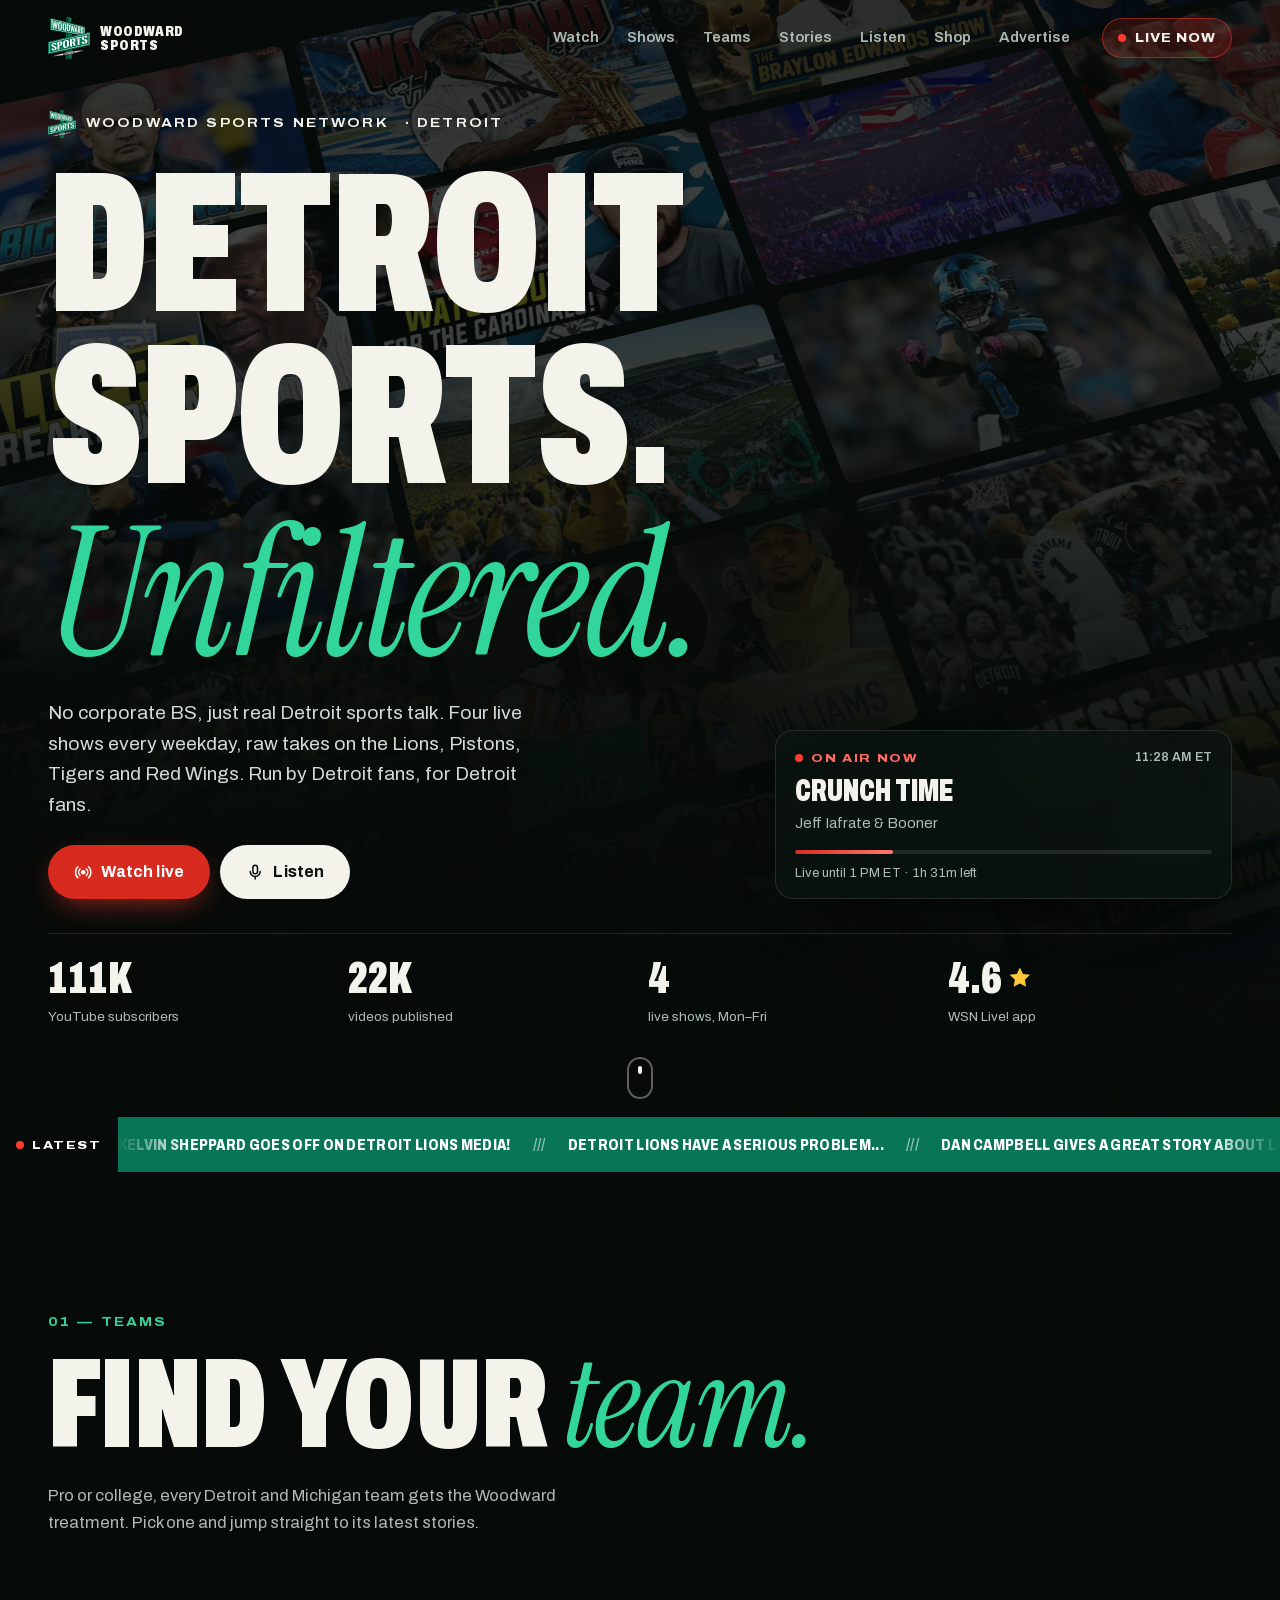
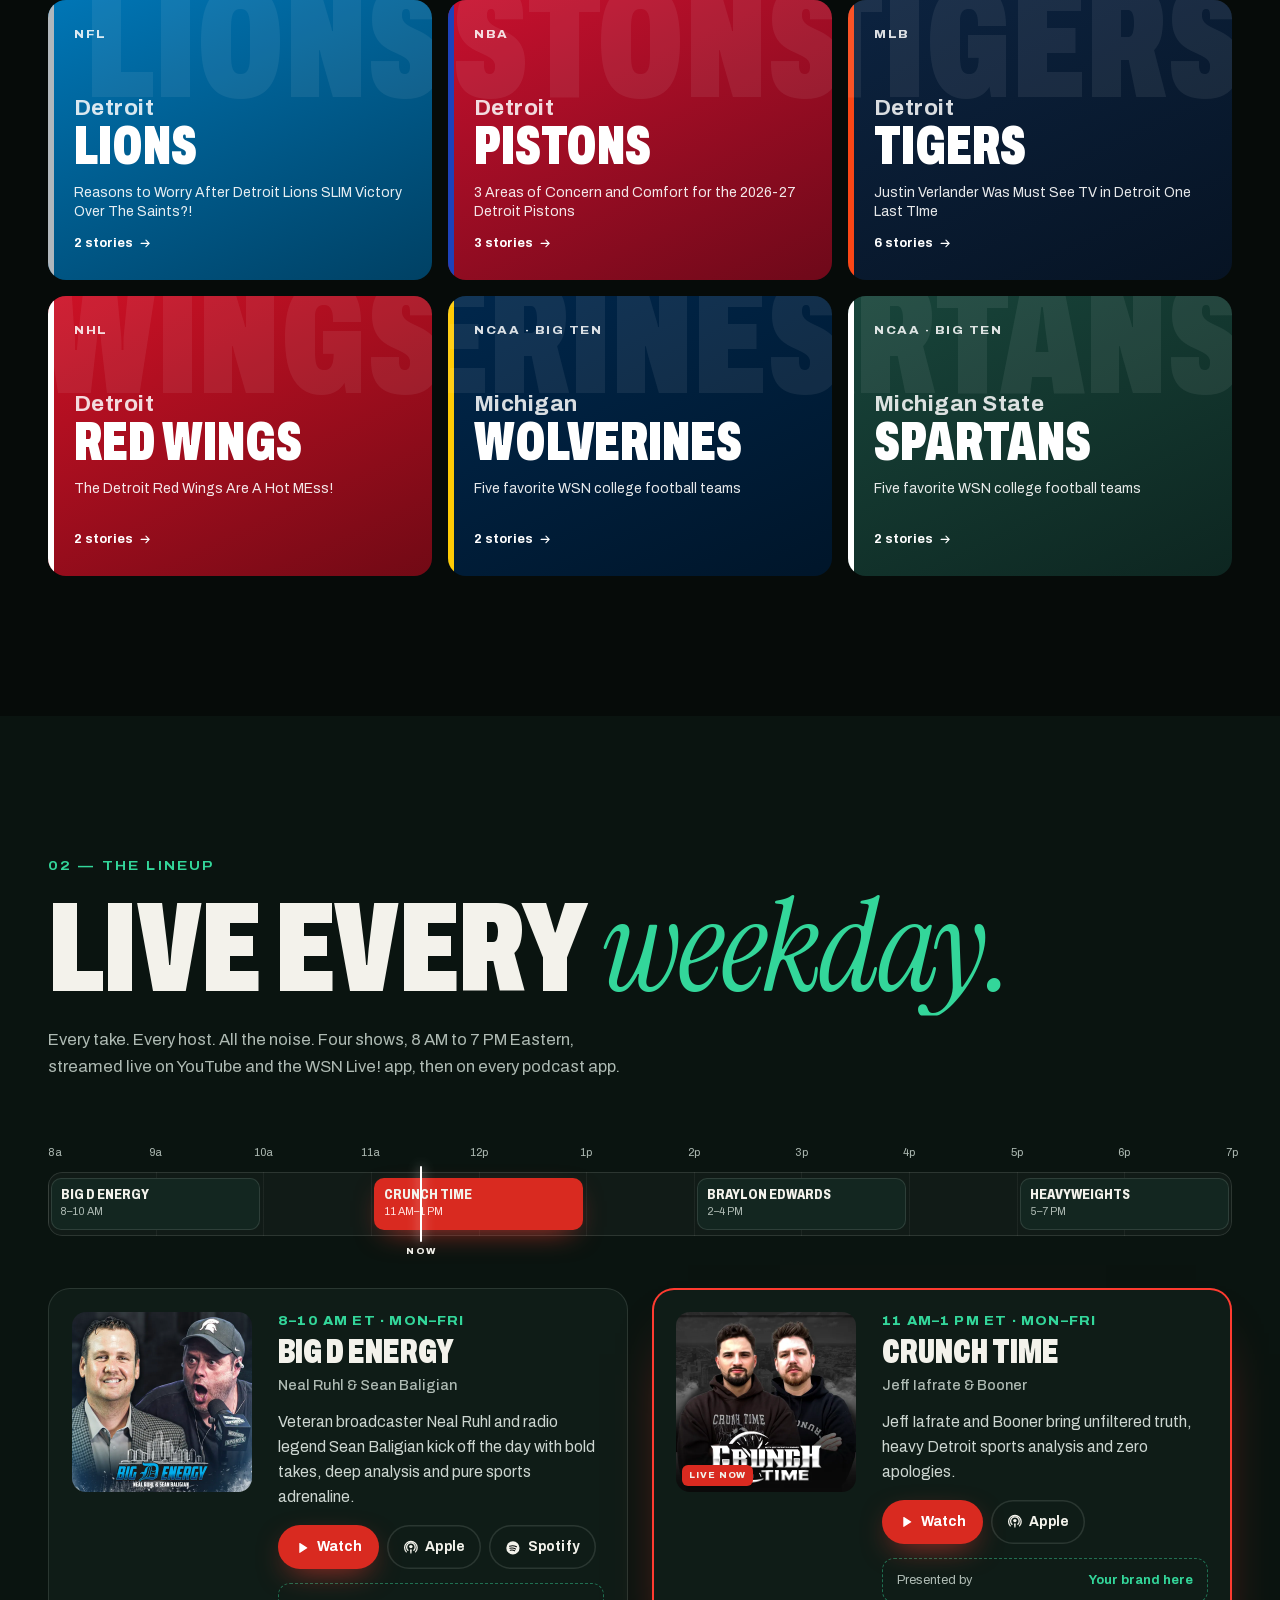
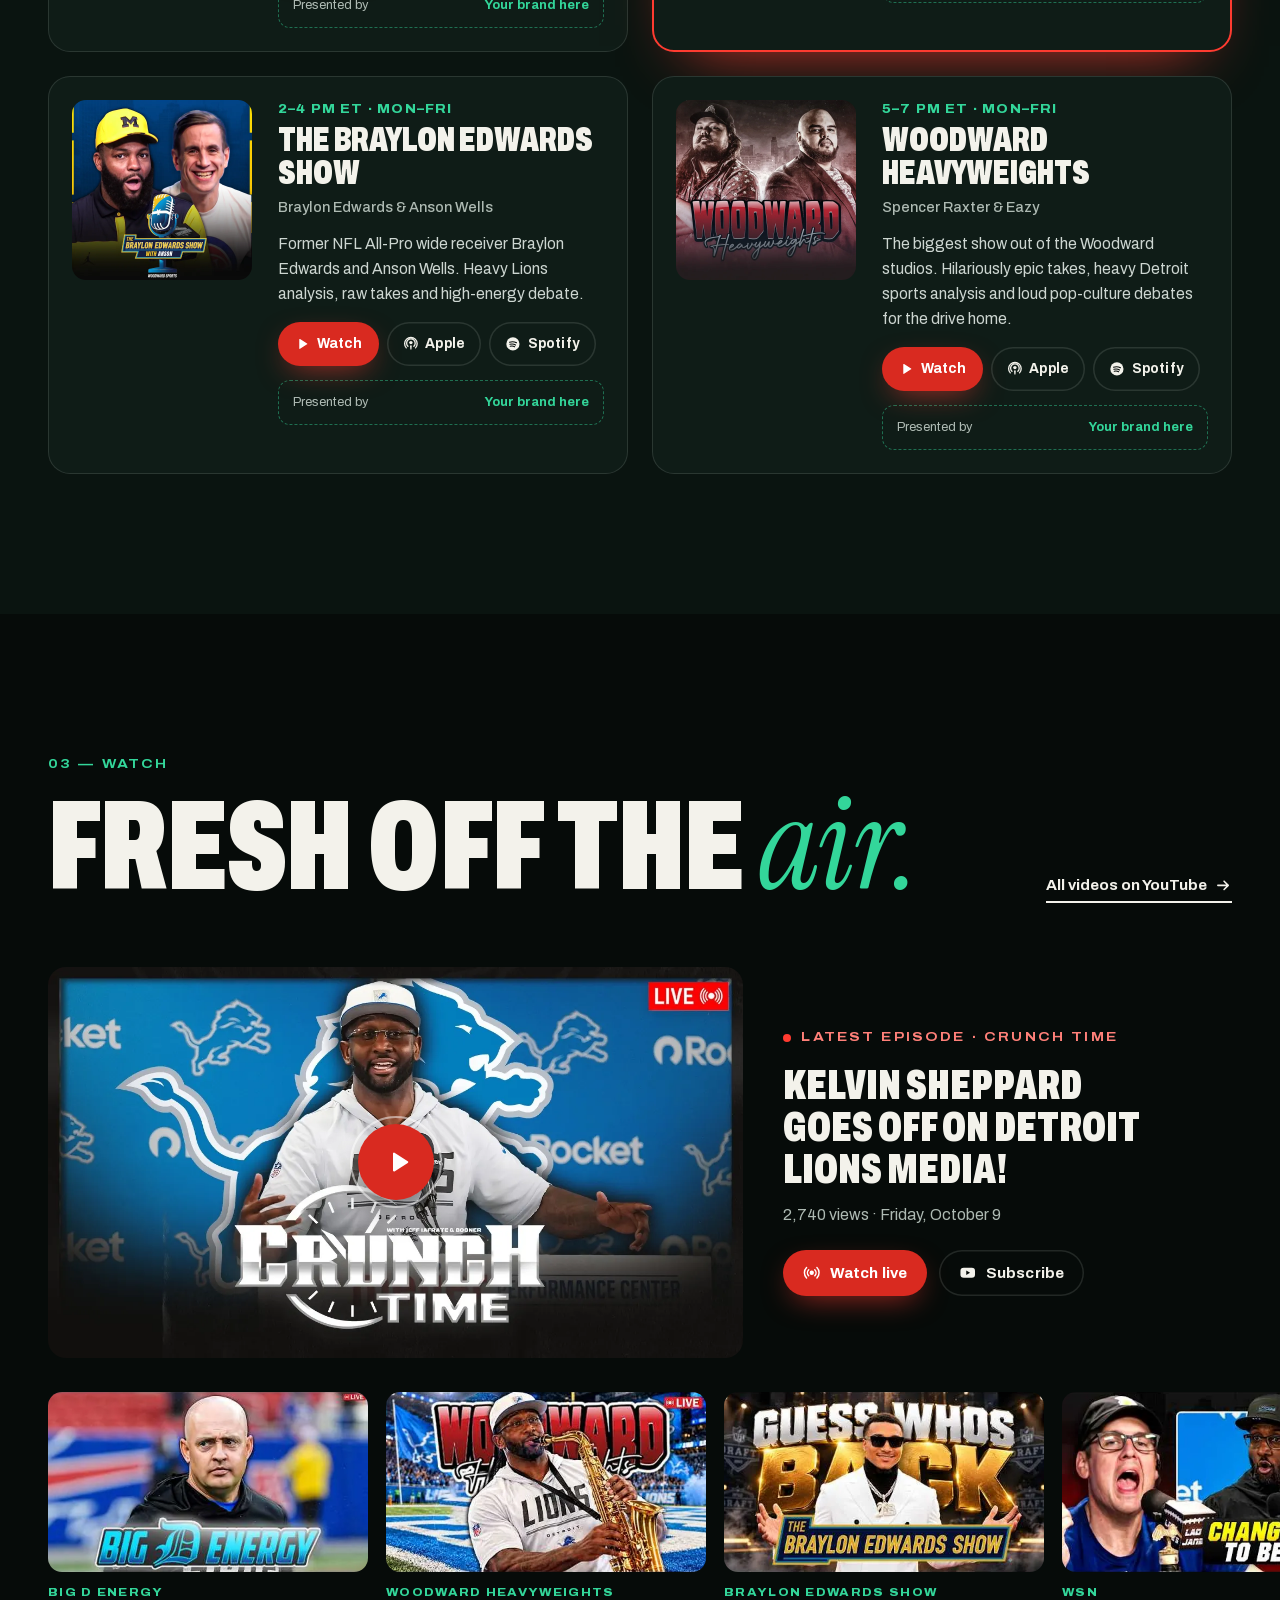
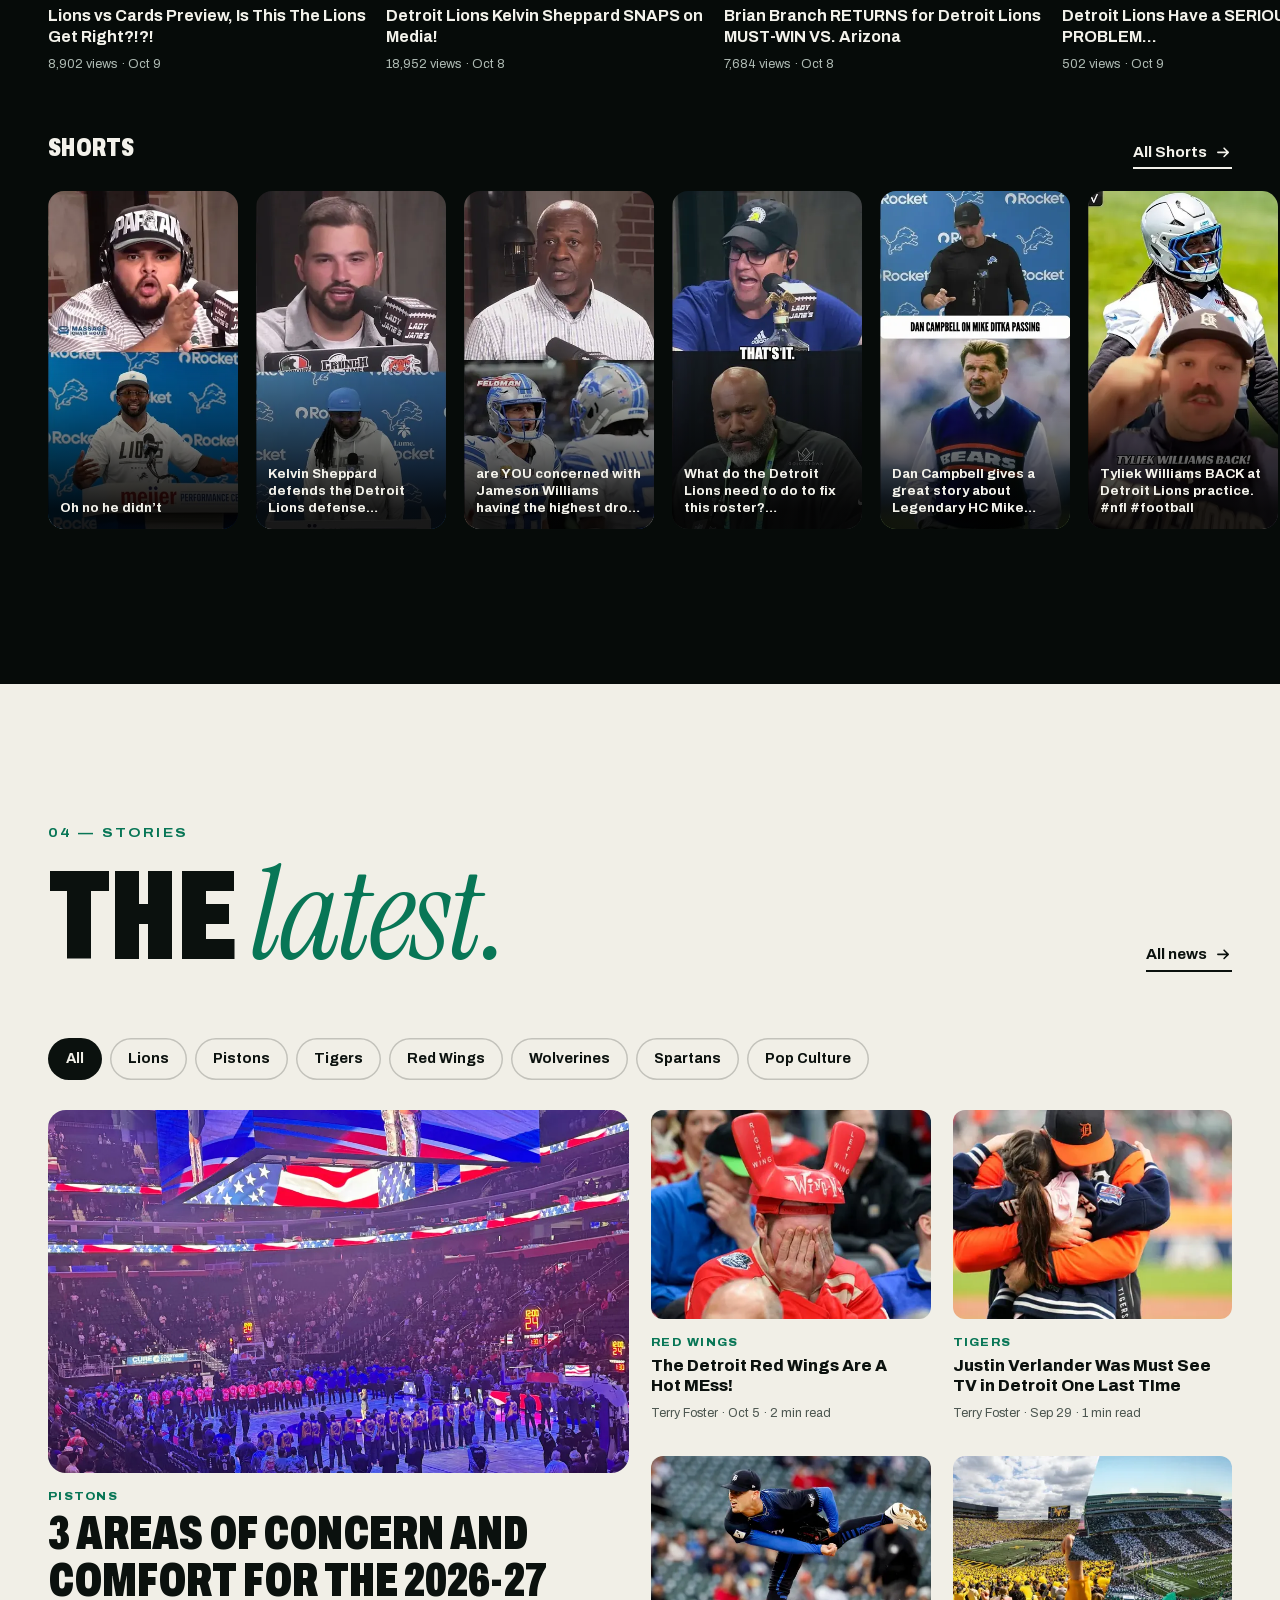
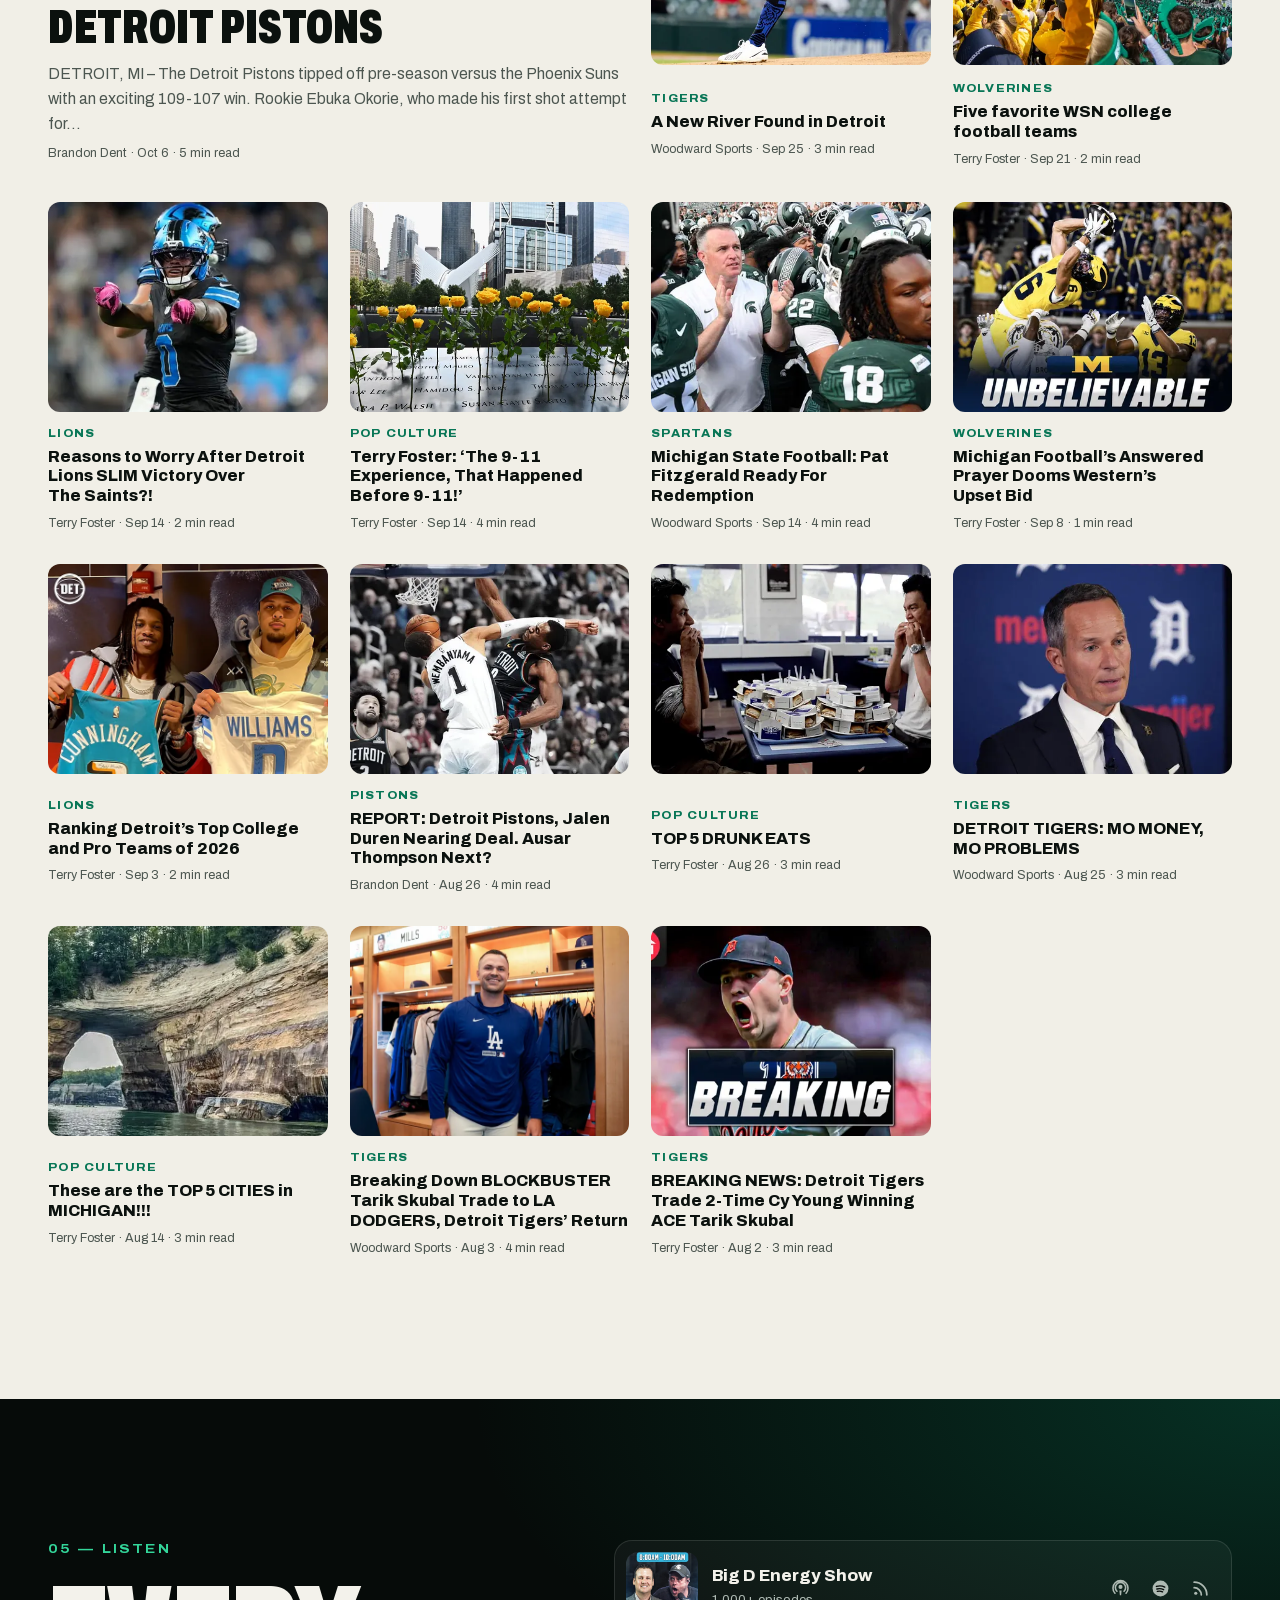
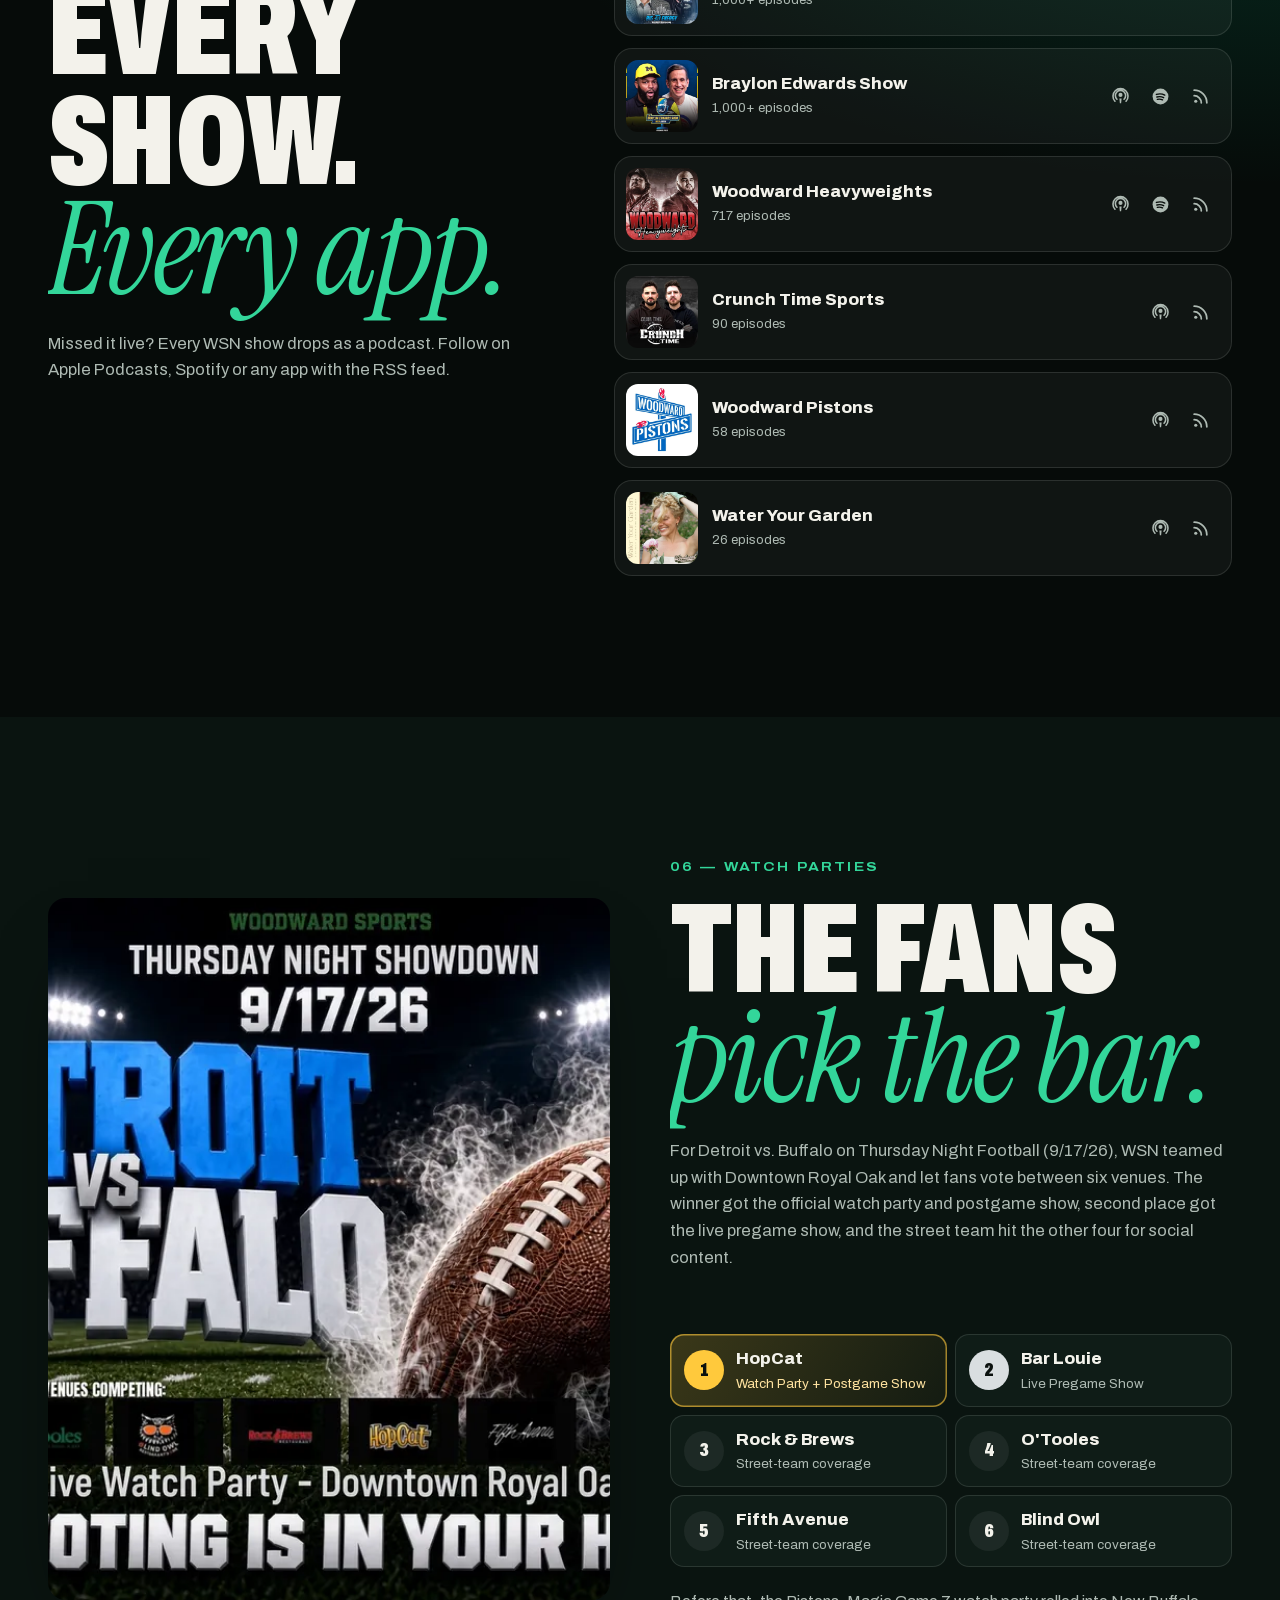
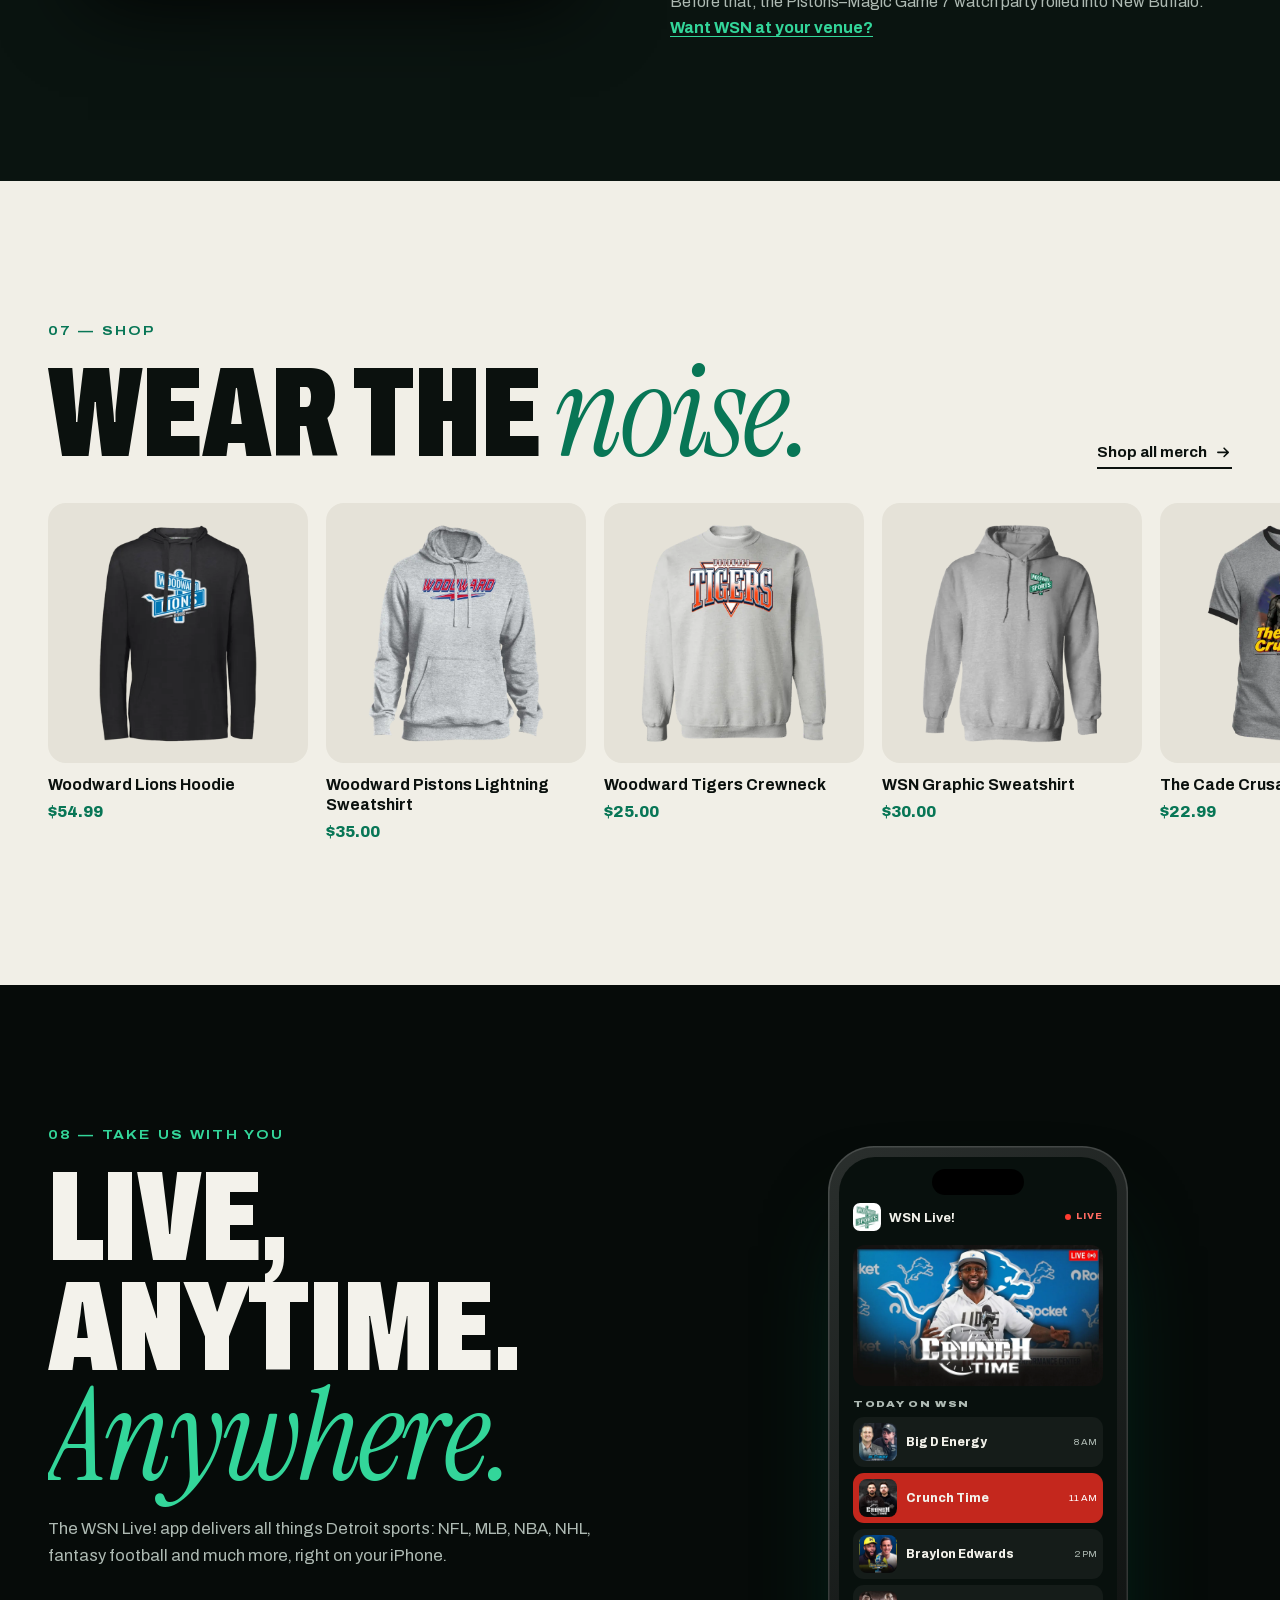
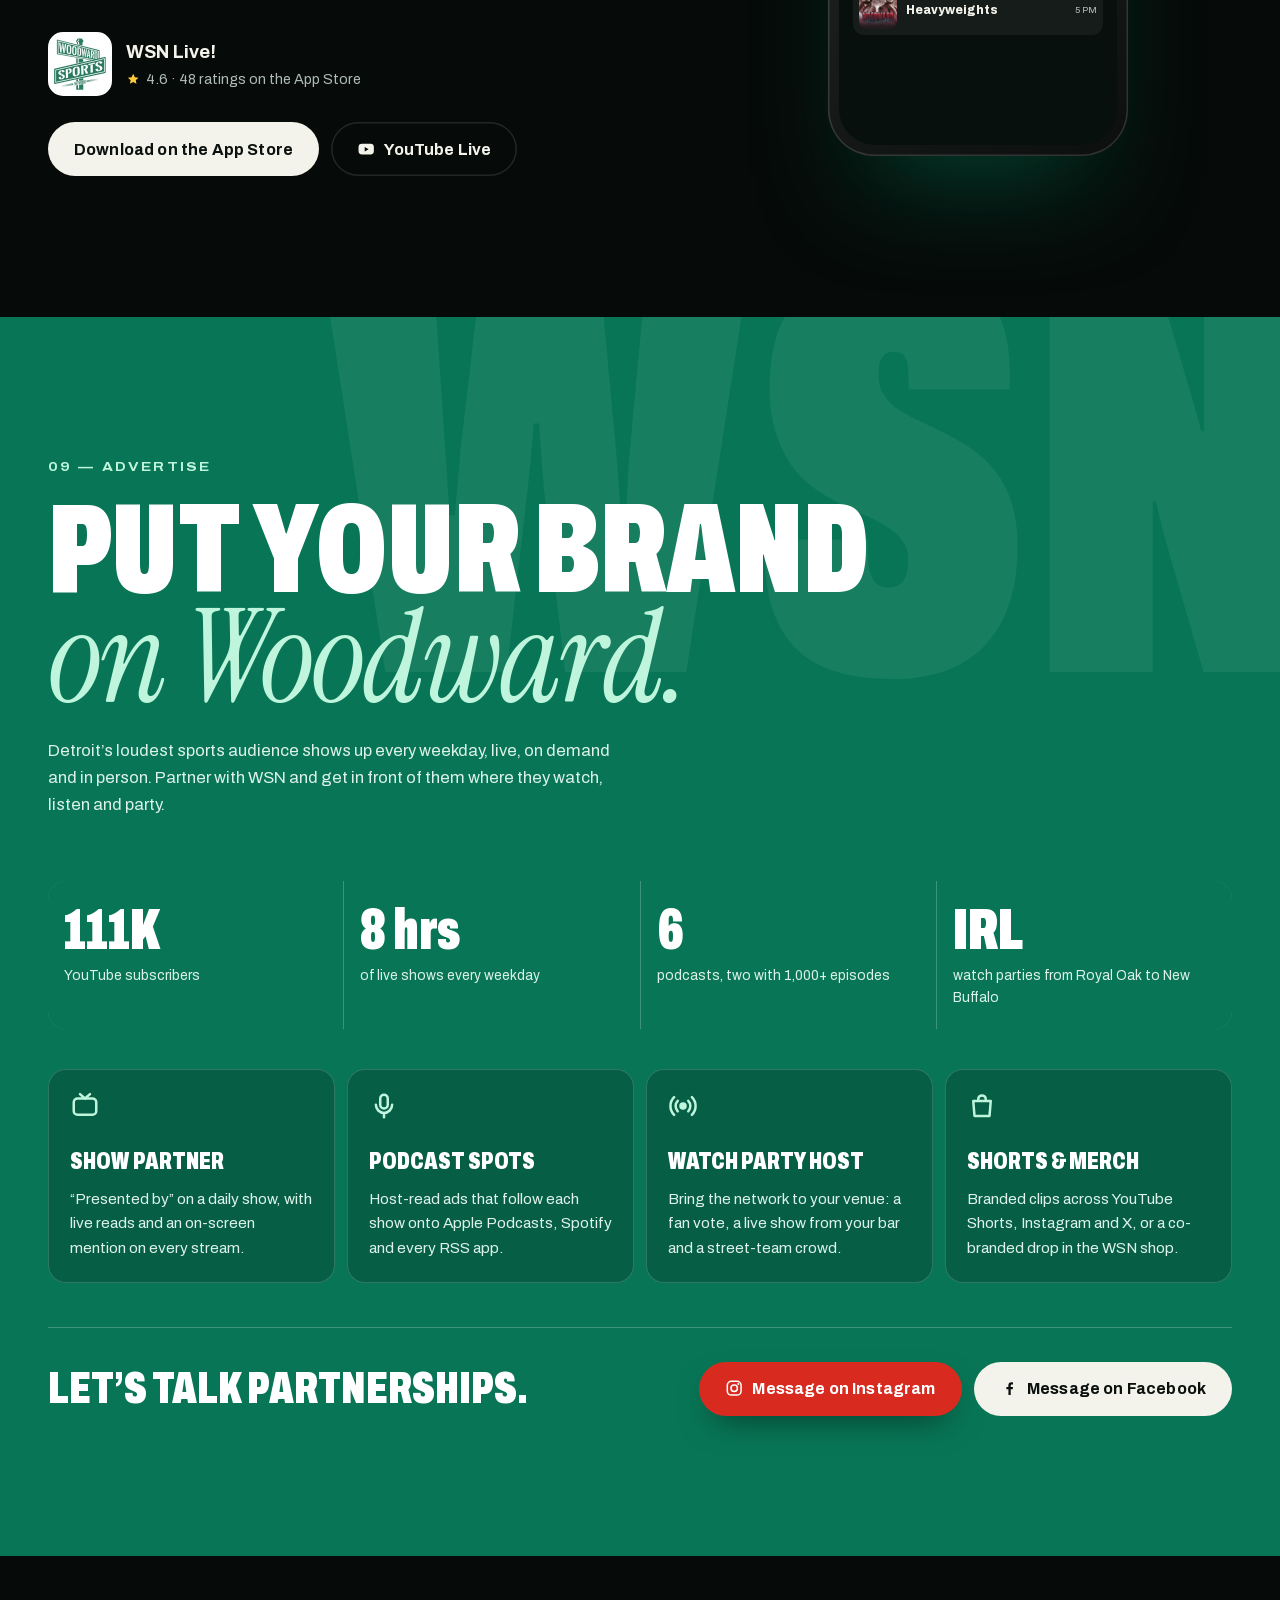
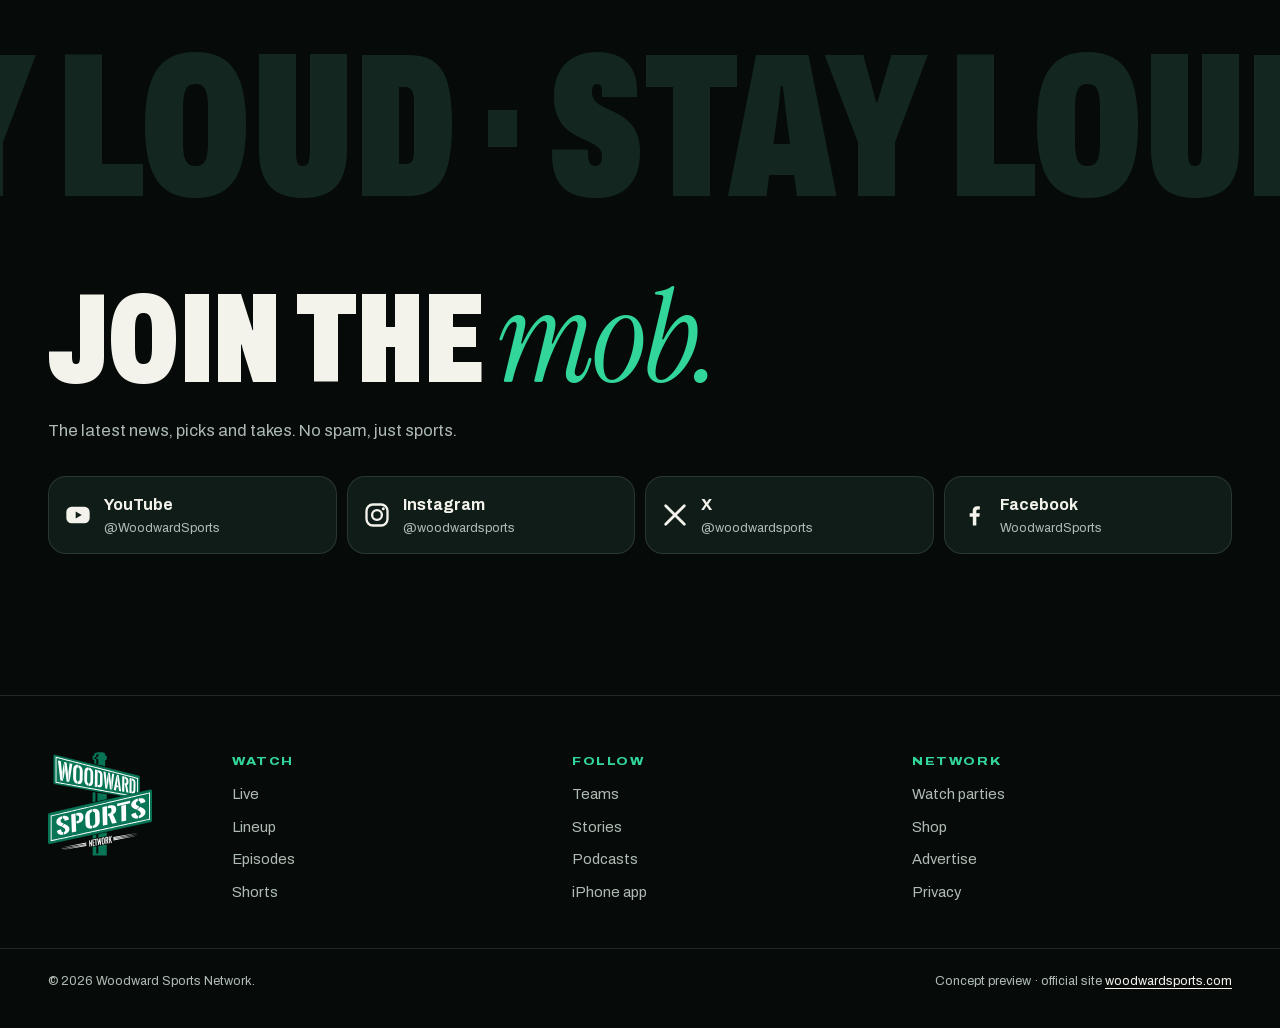
<file: index.html>
<!doctype html>
<html lang="en" class="no-js">
<head>
<meta charset="utf-8">
<meta name="viewport" content="width=device-width, initial-scale=1, viewport-fit=cover">
<title>Woodward Sports Network — Detroit Sports. Unfiltered.</title>
<meta name="description" content="No corporate BS, just real Detroit sports talk. Four live shows every weekday, raw coverage of the Lions, Pistons, Tigers and Red Wings, podcasts, watch parties and merch. Run by Detroit fans, for Detroit fans.">
<meta name="robots" content="noindex, follow">
<meta name="theme-color" content="#060B09">
<link rel="canonical" href="https://kristijan-eth.github.io/website-Joey-woodwardsports/">
<meta property="og:type" content="website">
<meta property="og:site_name" content="Woodward Sports Network">
<meta property="og:title" content="Woodward Sports Network — Detroit Sports. Unfiltered.">
<meta property="og:description" content="Four live shows every weekday, unfiltered Lions, Pistons, Tigers and Red Wings talk, podcasts, watch parties and merch.">
<meta property="og:url" content="https://kristijan-eth.github.io/website-Joey-woodwardsports/">
<meta property="og:image" content="https://kristijan-eth.github.io/website-Joey-woodwardsports/img/og-image.jpg">
<meta property="og:image:width" content="1200">
<meta property="og:image:height" content="630">
<meta name="twitter:card" content="summary_large_image">
<meta name="twitter:site" content="@woodwardsports">
<link rel="icon" href="img/favicon.svg" type="image/svg+xml">
<link rel="icon" href="img/favicon-32.png" sizes="32x32" type="image/png">
<link rel="apple-touch-icon" href="img/apple-touch-icon.png">
<link rel="preload" href="fonts/archivo-var.woff2" as="font" type="font/woff2" crossorigin>
<link rel="stylesheet" href="css/style.css?v=202610091926">
<script>document.documentElement.className='js'+(matchMedia('(prefers-reduced-motion: reduce)').matches?' rm':'');</script>
</head>
<body>
<svg width="0" height="0" style="position:absolute" aria-hidden="true">
  <symbol id="i-arrow" viewBox="0 0 24 24"><path d="M4 12h15M13 6l6 6-6 6" fill="none" stroke="currentColor" stroke-width="2.2" stroke-linecap="round" stroke-linejoin="round"/></symbol>
  <symbol id="i-play" viewBox="0 0 24 24"><path d="M8 5.2v13.6a.8.8 0 0 0 1.2.7l10.6-6.8a.8.8 0 0 0 0-1.4L9.2 4.5A.8.8 0 0 0 8 5.2z" fill="currentColor"/></symbol>
  <symbol id="i-live" viewBox="0 0 24 24"><circle cx="12" cy="12" r="3" fill="currentColor"/><path d="M7.8 7.8a6 6 0 0 0 0 8.4M16.2 7.8a6 6 0 0 1 0 8.4M4.9 4.9a10 10 0 0 0 0 14.2M19.1 4.9a10 10 0 0 1 0 14.2" fill="none" stroke="currentColor" stroke-width="2" stroke-linecap="round"/></symbol>
  <symbol id="i-apple" viewBox="0 0 24 24"><circle cx="12" cy="10" r="2.6" fill="currentColor"/><path d="M10.6 14.5h2.8l-.6 6h-1.6z" fill="currentColor"/><path d="M7.5 15.5a6.5 6.5 0 1 1 9 0M5 18a9.5 9.5 0 1 1 14 0" fill="none" stroke="currentColor" stroke-width="2" stroke-linecap="round"/></symbol>
  <symbol id="i-spotify" viewBox="0 0 24 24"><circle cx="12" cy="12" r="10" fill="currentColor"/><path d="M6.8 9.4c3.6-1.1 7.6-.8 10.6.9M7.4 12.6c3-.8 6.1-.5 8.6.9M8 15.6c2.4-.6 4.6-.4 6.6.7" fill="none" stroke="var(--sp-cut,#060B09)" stroke-width="1.7" stroke-linecap="round"/></symbol>
  <symbol id="i-rss" viewBox="0 0 24 24"><circle cx="6" cy="18" r="2" fill="currentColor"/><path d="M4 11a9 9 0 0 1 9 9M4 4a16 16 0 0 1 16 16" fill="none" stroke="currentColor" stroke-width="2.2" stroke-linecap="round"/></symbol>
  <symbol id="i-youtube" viewBox="0 0 24 24"><rect x="2" y="5" width="20" height="14" rx="4.5" fill="currentColor"/><path d="M10 9v6l5.2-3z" fill="var(--sp-cut,#060B09)"/></symbol>
  <symbol id="i-instagram" viewBox="0 0 24 24"><rect x="3" y="3" width="18" height="18" rx="5.5" fill="none" stroke="currentColor" stroke-width="2"/><circle cx="12" cy="12" r="4.2" fill="none" stroke="currentColor" stroke-width="2"/><circle cx="17.4" cy="6.6" r="1.3" fill="currentColor"/></symbol>
  <symbol id="i-x" viewBox="0 0 24 24"><path d="M4 4l16 16M20 4L4 20" fill="none" stroke="currentColor" stroke-width="2.4" stroke-linecap="round"/></symbol>
  <symbol id="i-facebook" viewBox="0 0 24 24"><path d="M14 21v-7.5h2.6l.4-3H14V8.7c0-.9.3-1.5 1.6-1.5H17V4.5c-.3 0-1.2-.1-2.3-.1-2.3 0-3.8 1.4-3.8 3.9v2.2H8.3v3H11V21z" fill="currentColor"/></symbol>
  <symbol id="i-bag" viewBox="0 0 24 24"><path d="M5 8h14l-1 12H6zM9 8V6.5a3 3 0 0 1 6 0V8" fill="none" stroke="currentColor" stroke-width="2" stroke-linejoin="round"/></symbol>
  <symbol id="i-grid" viewBox="0 0 24 24"><path d="M4 4h7v7H4zM13 4h7v7h-7zM4 13h7v7H4zM13 13h7v7h-7z" fill="none" stroke="currentColor" stroke-width="2" stroke-linejoin="round"/></symbol>
  <symbol id="i-news" viewBox="0 0 24 24"><path d="M4 5h13v14H6a2 2 0 0 1-2-2zM17 9h3v8a2 2 0 0 1-2 2M7.5 9h6M7.5 12.5h6M7.5 16h4" fill="none" stroke="currentColor" stroke-width="2" stroke-linecap="round" stroke-linejoin="round"/></symbol>
  <symbol id="i-mic" viewBox="0 0 24 24"><rect x="9" y="3" width="6" height="11" rx="3" fill="none" stroke="currentColor" stroke-width="2"/><path d="M5.5 11a6.5 6.5 0 0 0 13 0M12 17.5V21" fill="none" stroke="currentColor" stroke-width="2" stroke-linecap="round"/></symbol>
  <symbol id="i-tv" viewBox="0 0 24 24"><rect x="3" y="6" width="18" height="13" rx="3" fill="none" stroke="currentColor" stroke-width="2"/><path d="M8 2.5l4 3.5 4-3.5" fill="none" stroke="currentColor" stroke-width="2" stroke-linecap="round" stroke-linejoin="round"/></symbol>
  <symbol id="i-star" viewBox="0 0 24 24"><path d="M12 3l2.7 5.6 6.1.8-4.5 4.2 1.1 6.1L12 16.8l-5.4 2.9 1.1-6.1-4.5-4.2 6.1-.8z" fill="currentColor"/></symbol>
</svg>

<a class="skip" href="#main">Skip to content</a>

<header class="hdr" data-hdr>
  <div class="hdr__in">
    <a class="hdr__logo" href="#top" aria-label="Woodward Sports Network, home"><img src="img/logo.svg" alt="" width="44" height="44"><span>Woodward<br>Sports</span></a>
    <nav class="hdr__nav" aria-label="Main">
      <a href="#watch">Watch</a><a href="#shows">Shows</a><a href="#teams">Teams</a><a href="#stories">Stories</a><a href="#listen">Listen</a><a href="#shop">Shop</a><a href="#advertise">Advertise</a>
    </nav>
    <a class="pill" href="https://www.youtube.com/@WoodwardSports/live" target="_blank" rel="noopener" data-pill><span class="dot"></span><span data-pill-text>Watch live</span></a>
    <button class="burger" type="button" aria-label="Open menu" aria-expanded="false" aria-controls="menu" data-burger><span></span><span></span></button>
  </div>
</header>

<div class="menu" id="menu" hidden data-menu>
  <nav aria-label="Menu">
    <a href="#watch" style="--i:0">Watch</a><a href="#shows" style="--i:1">Shows</a><a href="#teams" style="--i:2">Teams</a><a href="#stories" style="--i:3">Stories</a><a href="#listen" style="--i:4">Listen</a><a href="#parties" style="--i:5">Watch parties</a><a href="#shop" style="--i:6">Shop</a><a href="#advertise" style="--i:7">Advertise</a>
  </nav>
  <div class="menu__foot">
    <a href="https://www.youtube.com/@WoodwardSports" target="_blank" rel="noopener" aria-label="YouTube"><svg class="i"><use href="#i-youtube"/></svg></a>
    <a href="https://www.instagram.com/woodwardsports/" target="_blank" rel="noopener" aria-label="Instagram"><svg class="i"><use href="#i-instagram"/></svg></a>
    <a href="https://x.com/woodwardsports" target="_blank" rel="noopener" aria-label="X"><svg class="i"><use href="#i-x"/></svg></a>
    <a href="https://www.facebook.com/WoodwardSports/" target="_blank" rel="noopener" aria-label="Facebook"><svg class="i"><use href="#i-facebook"/></svg></a>
  </div>
</div>

<main id="main">

<section class="hero" id="top">
  <div class="wall" aria-hidden="true"><div class="wall__plane"><div class="wall__col" style="--d:0"><div class="wall__track"><img src="img/yt/BtnDefhcbOQ-max.webp" alt="" loading="eager" decoding="async"><img src="img/yt/0TUOW20D9oo-max.webp" alt="" loading="eager" decoding="async"><img src="img/news/21284-600.webp" alt="" loading="lazy" decoding="async"><img src="img/news/21245-600.webp" alt="" loading="lazy" decoding="async"><img src="img/yt/BtnDefhcbOQ-max.webp" alt="" loading="eager" decoding="async"><img src="img/yt/0TUOW20D9oo-max.webp" alt="" loading="eager" decoding="async"><img src="img/news/21284-600.webp" alt="" loading="lazy" decoding="async"><img src="img/news/21245-600.webp" alt="" loading="lazy" decoding="async"></div></div><div class="wall__col" style="--d:1"><div class="wall__track"><img src="img/yt/znBHJ4ieyzg-max.webp" alt="" loading="eager" decoding="async"><img src="img/yt/hW68ZwaHSIQ-max.webp" alt="" loading="eager" decoding="async"><img src="img/news/21281-600.webp" alt="" loading="lazy" decoding="async"><img src="img/news/21119-600.webp" alt="" loading="lazy" decoding="async"><img src="img/yt/znBHJ4ieyzg-max.webp" alt="" loading="eager" decoding="async"><img src="img/yt/hW68ZwaHSIQ-max.webp" alt="" loading="eager" decoding="async"><img src="img/news/21281-600.webp" alt="" loading="lazy" decoding="async"><img src="img/news/21119-600.webp" alt="" loading="lazy" decoding="async"></div></div><div class="wall__col" style="--d:2"><div class="wall__track"><img src="img/yt/WzYvMH3wSH0-max.webp" alt="" loading="eager" decoding="async"><img src="img/yt/yD7ewkVkiFQ-max.webp" alt="" loading="eager" decoding="async"><img src="img/news/21278-600.webp" alt="" loading="lazy" decoding="async"><img src="img/news/21114-600.webp" alt="" loading="lazy" decoding="async"><img src="img/yt/WzYvMH3wSH0-max.webp" alt="" loading="eager" decoding="async"><img src="img/yt/yD7ewkVkiFQ-max.webp" alt="" loading="eager" decoding="async"><img src="img/news/21278-600.webp" alt="" loading="lazy" decoding="async"><img src="img/news/21114-600.webp" alt="" loading="lazy" decoding="async"></div></div><div class="wall__col" style="--d:3"><div class="wall__track"><img src="img/yt/8VO1arwMX4w-max.webp" alt="" loading="lazy" decoding="async"><img src="img/news/21295-600.webp" alt="" loading="lazy" decoding="async"><img src="img/news/21251-600.webp" alt="" loading="lazy" decoding="async"><img src="img/news/21106-600.webp" alt="" loading="lazy" decoding="async"><img src="img/yt/8VO1arwMX4w-max.webp" alt="" loading="lazy" decoding="async"><img src="img/news/21295-600.webp" alt="" loading="lazy" decoding="async"><img src="img/news/21251-600.webp" alt="" loading="lazy" decoding="async"><img src="img/news/21106-600.webp" alt="" loading="lazy" decoding="async"></div></div><div class="wall__col" style="--d:4"><div class="wall__track"><img src="img/yt/bJGK6iqYREM-max.webp" alt="" loading="lazy" decoding="async"><img src="img/news/21291-600.webp" alt="" loading="lazy" decoding="async"><img src="img/news/21248-600.webp" alt="" loading="lazy" decoding="async"><img src="img/news/21103-600.webp" alt="" loading="lazy" decoding="async"><img src="img/yt/bJGK6iqYREM-max.webp" alt="" loading="lazy" decoding="async"><img src="img/news/21291-600.webp" alt="" loading="lazy" decoding="async"><img src="img/news/21248-600.webp" alt="" loading="lazy" decoding="async"><img src="img/news/21103-600.webp" alt="" loading="lazy" decoding="async"></div></div></div></div>
  <div class="hero__shade"></div>
  <div class="wrap hero__in">
    <p class="kick hero__kick"><img src="img/logo.svg" alt="" width="28" height="28">Woodward Sports Network<span class="hide-sm">&nbsp;· Detroit</span></p>
    <h1 class="hero__title"><span class="ln"><span>Detroit</span></span><span class="ln"><span>sports.</span></span><span class="ln"><span><em>Unfiltered.</em></span></span></h1>
    <p class="hero__lead">No corporate BS, just real Detroit sports talk. Four live shows every weekday, raw takes on the Lions, Pistons, Tigers and Red Wings. Run by Detroit fans, for Detroit fans.</p>
    <div class="hero__cta">
      <a class="btn btn--live btn--lg" href="https://www.youtube.com/@WoodwardSports/live" target="_blank" rel="noopener"><svg class="i"><use href="#i-live"/></svg>Watch live</a>
      <a class="btn btn--light btn--lg" href="#listen"><svg class="i"><use href="#i-mic"/></svg>Listen</a>
    </div>
    <div class="onair" data-onair>
      <div class="onair__top"><span class="onair__state" data-oa-state><span class="dot"></span>On air</span><span class="onair__clock" data-oa-clock>ET</span></div>
      <p class="onair__show" data-oa-show>Live every weekday</p>
      <p class="onair__hosts" data-oa-hosts>8 AM – 7 PM Eastern</p>
      <div class="onair__bar"><i data-oa-bar></i></div>
      <p class="onair__count" data-oa-count></p>
    </div>
    <ul class="stats">
      <li><b data-count="111" data-suffix="K">111K</b><span>YouTube subscribers</span></li>
      <li><b data-count="22" data-suffix="K">22K</b><span>videos published</span></li>
      <li><b data-count="4">4</b><span>live shows, Mon–Fri</span></li>
      <li><b>4.6<svg class="i star"><use href="#i-star"/></svg></b><span>WSN Live! app</span></li>
    </ul>
  </div>
  <a class="hero__scroll" href="#teams" aria-label="Scroll to teams"><span></span></a>
</section>

<div class="ticker" aria-label="Latest from the WSN channel"><div class="ticker__tag"><span class="dot"></span>Latest</div><div class="ticker__viewport"><ul class="ticker__row"><li>Kelvin Sheppard GOES OFF On Detroit Lions Media!</li><li>Detroit Lions Have a SERIOUS PROBLEM...</li><li>Dan Campbell gives a great story about Legendary HC Mike Ditka… RIP 🙏</li><li>Get Michigan legend Braylon Edwards in the Hall Of Fame!</li><li>What do the Detroit Lions need to do to fix this roster? #detroitlions #nfl #nflfootball</li><li>Lions vs Cards Preview, Is This The Lions Get Right?!?!</li><li>Oh no he didn’t</li><li>are YOU concerned with Jameson Williams having the highest drop percentage in the league?</li><li>You WON&#x27;T BELIEVE What Lions Defensive Coordinator Said</li><li>Detroit Lions Kelvin Sheppard SNAPS on Media!</li><li>Brian Branch RETURNS for Detroit Lions MUST-WIN VS. Arizona</li><li>LEGENDARY Detroit Lions OT Lomas Brown on Defense!</li></ul><ul class="ticker__row" aria-hidden="true"><li>Kelvin Sheppard GOES OFF On Detroit Lions Media!</li><li>Detroit Lions Have a SERIOUS PROBLEM...</li><li>Dan Campbell gives a great story about Legendary HC Mike Ditka… RIP 🙏</li><li>Get Michigan legend Braylon Edwards in the Hall Of Fame!</li><li>What do the Detroit Lions need to do to fix this roster? #detroitlions #nfl #nflfootball</li><li>Lions vs Cards Preview, Is This The Lions Get Right?!?!</li><li>Oh no he didn’t</li><li>are YOU concerned with Jameson Williams having the highest drop percentage in the league?</li><li>You WON&#x27;T BELIEVE What Lions Defensive Coordinator Said</li><li>Detroit Lions Kelvin Sheppard SNAPS on Media!</li><li>Brian Branch RETURNS for Detroit Lions MUST-WIN VS. Arizona</li><li>LEGENDARY Detroit Lions OT Lomas Brown on Defense!</li></ul></div></div>

<section class="sec sec--teams" id="teams">
  <div class="wrap">
    <header class="sec-head rv">
      <p class="kick">01 — Teams</p>
      <h2 class="h2">Find your <em>team.</em></h2>
      <p class="sec-lead">Pro or college, every Detroit and Michigan team gets the Woodward treatment. Pick one and jump straight to its latest stories.</p>
    </header>
    <div class="teams"><a class="team rv" href="#stories" data-filter="lions" style="--c1:#0076B6;--c2:#B0B7BC;--i:0">
  <span class="team__league">NFL</span>
  <span class="team__name"><span class="team__city">Detroit</span>Lions</span>
  <span class="team__latest">Reasons to Worry After Detroit Lions SLIM Victory Over The Saints?!</span>
  <span class="team__go">2 stories <svg class="i" aria-hidden="true"><use href="#i-arrow"/></svg></span>
  <span class="team__ghost" aria-hidden="true">Lions</span>
</a><a class="team rv" href="#stories" data-filter="pistons" style="--c1:#C8102E;--c2:#1D42BA;--i:1">
  <span class="team__league">NBA</span>
  <span class="team__name"><span class="team__city">Detroit</span>Pistons</span>
  <span class="team__latest">3 Areas of Concern and Comfort for the 2026-27 Detroit Pistons</span>
  <span class="team__go">3 stories <svg class="i" aria-hidden="true"><use href="#i-arrow"/></svg></span>
  <span class="team__ghost" aria-hidden="true">Pistons</span>
</a><a class="team rv" href="#stories" data-filter="tigers" style="--c1:#0C2340;--c2:#FA4616;--i:2">
  <span class="team__league">MLB</span>
  <span class="team__name"><span class="team__city">Detroit</span>Tigers</span>
  <span class="team__latest">Justin Verlander Was Must See TV in Detroit One Last TIme</span>
  <span class="team__go">6 stories <svg class="i" aria-hidden="true"><use href="#i-arrow"/></svg></span>
  <span class="team__ghost" aria-hidden="true">Tigers</span>
</a><a class="team rv" href="#stories" data-filter="redwings" style="--c1:#CE1126;--c2:#FFFFFF;--i:3">
  <span class="team__league">NHL</span>
  <span class="team__name"><span class="team__city">Detroit</span>Red Wings</span>
  <span class="team__latest">The Detroit Red Wings Are A Hot MEss!</span>
  <span class="team__go">2 stories <svg class="i" aria-hidden="true"><use href="#i-arrow"/></svg></span>
  <span class="team__ghost" aria-hidden="true">Red Wings</span>
</a><a class="team rv" href="#stories" data-filter="michigan" style="--c1:#00274C;--c2:#FFCB05;--i:4">
  <span class="team__league">NCAA · Big Ten</span>
  <span class="team__name"><span class="team__city">Michigan</span>Wolverines</span>
  <span class="team__latest">Five favorite WSN college football teams</span>
  <span class="team__go">2 stories <svg class="i" aria-hidden="true"><use href="#i-arrow"/></svg></span>
  <span class="team__ghost" aria-hidden="true">Wolverines</span>
</a><a class="team rv" href="#stories" data-filter="msu" style="--c1:#18453B;--c2:#FFFFFF;--i:5">
  <span class="team__league">NCAA · Big Ten</span>
  <span class="team__name"><span class="team__city">Michigan State</span>Spartans</span>
  <span class="team__latest">Five favorite WSN college football teams</span>
  <span class="team__go">2 stories <svg class="i" aria-hidden="true"><use href="#i-arrow"/></svg></span>
  <span class="team__ghost" aria-hidden="true">Spartans</span>
</a></div>
  </div>
</section>

<section class="sec sec--shows" id="shows">
  <div class="wrap">
    <header class="sec-head rv">
      <p class="kick">02 — The Lineup</p>
      <h2 class="h2">Live every <em>weekday.</em></h2>
      <p class="sec-lead">Every take. Every host. All the noise. Four shows, 8 AM to 7 PM Eastern, streamed live on YouTube and the WSN Live! app, then on every podcast app.</p>
    </header>
    <div class="tl rv" aria-label="Weekday schedule, Eastern Time" data-tl><div class="tl__in"><div class="tl__hours"><span style="--h:0">8a</span><span style="--h:1">9a</span><span style="--h:2">10a</span><span style="--h:3">11a</span><span style="--h:4">12p</span><span style="--h:5">1p</span><span style="--h:6">2p</span><span style="--h:7">3p</span><span style="--h:8">4p</span><span style="--h:9">5p</span><span style="--h:10">6p</span><span style="--h:11">7p</span></div><div class="tl__track"><a class="tl__block" href="#show-big-d-energy" data-show="big-d-energy" style="--a:0;--b:2"><b>Big D Energy</b><span>8–10 AM</span></a><a class="tl__block" href="#show-crunch-time" data-show="crunch-time" style="--a:3;--b:5"><b>Crunch Time</b><span>11 AM–1 PM</span></a><a class="tl__block" href="#show-braylon-edwards" data-show="braylon-edwards" style="--a:6;--b:8"><b>Braylon Edwards</b><span>2–4 PM</span></a><a class="tl__block" href="#show-heavyweights" data-show="heavyweights" style="--a:9;--b:11"><b>Heavyweights</b><span>5–7 PM</span></a><i class="tl__now" hidden></i></div></div></div>
    <div class="shows"><article class="show rv" id="show-big-d-energy" data-show="big-d-energy" style="--i:0">
  <div class="show__art"><img src="img/shows/big-d-energy.webp" alt="Big D Energy show art" width="720" height="720" loading="lazy" decoding="async"><span class="show__state" data-state>Mon–Fri</span></div>
  <div class="show__body">
    <p class="show__time">8–10 AM ET<span class="hide-sm"> · Mon–Fri</span></p>
    <h3 class="show__name">Big D Energy</h3>
    <p class="show__hosts">Neal Ruhl &amp; Sean Baligian</p>
    <p class="show__desc">Veteran broadcaster Neal Ruhl and radio legend Sean Baligian kick off the day with bold takes, deep analysis and pure sports adrenaline.</p>
    <div class="show__btns"><a class="btn btn--live" href="https://www.youtube.com/@WoodwardSports/live" target="_blank" rel="noopener"><svg class="i" aria-hidden="true"><use href="#i-play"/></svg>Watch</a><a class="btn btn--ghost" href="https://podcasts.apple.com/us/podcast/big-d-energy-show/id1543767466" target="_blank" rel="noopener"><svg class="i" aria-hidden="true"><use href="#i-apple"/></svg>Apple</a><a class="btn btn--ghost" href="https://open.spotify.com/show/1ooE31QAHvIwc64HTNiZUW" target="_blank" rel="noopener"><svg class="i" aria-hidden="true"><use href="#i-spotify"/></svg>Spotify</a></div>
    <a class="show__sponsor" href="#advertise"><span>Presented by</span><b>Your brand here</b></a>
  </div>
</article><article class="show rv" id="show-crunch-time" data-show="crunch-time" style="--i:1">
  <div class="show__art"><img src="img/shows/crunch-time.webp" alt="Crunch Time show art" width="720" height="720" loading="lazy" decoding="async"><span class="show__state" data-state>Mon–Fri</span></div>
  <div class="show__body">
    <p class="show__time">11 AM–1 PM ET<span class="hide-sm"> · Mon–Fri</span></p>
    <h3 class="show__name">Crunch Time</h3>
    <p class="show__hosts">Jeff Iafrate &amp; Booner</p>
    <p class="show__desc">Jeff Iafrate and Booner bring unfiltered truth, heavy Detroit sports analysis and zero apologies.</p>
    <div class="show__btns"><a class="btn btn--live" href="https://www.youtube.com/@WoodwardSports/live" target="_blank" rel="noopener"><svg class="i" aria-hidden="true"><use href="#i-play"/></svg>Watch</a><a class="btn btn--ghost" href="https://podcasts.apple.com/us/podcast/crunch-time-sports/id6786401792" target="_blank" rel="noopener"><svg class="i" aria-hidden="true"><use href="#i-apple"/></svg>Apple</a></div>
    <a class="show__sponsor" href="#advertise"><span>Presented by</span><b>Your brand here</b></a>
  </div>
</article><article class="show rv" id="show-braylon-edwards" data-show="braylon-edwards" style="--i:2">
  <div class="show__art"><img src="img/shows/braylon-edwards.webp" alt="The Braylon Edwards Show show art" width="720" height="720" loading="lazy" decoding="async"><span class="show__state" data-state>Mon–Fri</span></div>
  <div class="show__body">
    <p class="show__time">2–4 PM ET<span class="hide-sm"> · Mon–Fri</span></p>
    <h3 class="show__name">The Braylon Edwards Show</h3>
    <p class="show__hosts">Braylon Edwards &amp; Anson Wells</p>
    <p class="show__desc">Former NFL All-Pro wide receiver Braylon Edwards and Anson Wells. Heavy Lions analysis, raw takes and high-energy debate.</p>
    <div class="show__btns"><a class="btn btn--live" href="https://www.youtube.com/@WoodwardSports/live" target="_blank" rel="noopener"><svg class="i" aria-hidden="true"><use href="#i-play"/></svg>Watch</a><a class="btn btn--ghost" href="https://podcasts.apple.com/us/podcast/braylon-edwards-show/id1556523200" target="_blank" rel="noopener"><svg class="i" aria-hidden="true"><use href="#i-apple"/></svg>Apple</a><a class="btn btn--ghost" href="https://open.spotify.com/show/401D41eV73vaOidqcHDF3o" target="_blank" rel="noopener"><svg class="i" aria-hidden="true"><use href="#i-spotify"/></svg>Spotify</a></div>
    <a class="show__sponsor" href="#advertise"><span>Presented by</span><b>Your brand here</b></a>
  </div>
</article><article class="show rv" id="show-heavyweights" data-show="heavyweights" style="--i:3">
  <div class="show__art"><img src="img/shows/heavyweights.webp" alt="Woodward Heavyweights show art" width="720" height="720" loading="lazy" decoding="async"><span class="show__state" data-state>Mon–Fri</span></div>
  <div class="show__body">
    <p class="show__time">5–7 PM ET<span class="hide-sm"> · Mon–Fri</span></p>
    <h3 class="show__name">Woodward Heavyweights</h3>
    <p class="show__hosts">Spencer Raxter &amp; Eazy</p>
    <p class="show__desc">The biggest show out of the Woodward studios. Hilariously epic takes, heavy Detroit sports analysis and loud pop-culture debates for the drive home.</p>
    <div class="show__btns"><a class="btn btn--live" href="https://www.youtube.com/@WoodwardSports/live" target="_blank" rel="noopener"><svg class="i" aria-hidden="true"><use href="#i-play"/></svg>Watch</a><a class="btn btn--ghost" href="https://podcasts.apple.com/us/podcast/woodward-heavyweights/id1610793862" target="_blank" rel="noopener"><svg class="i" aria-hidden="true"><use href="#i-apple"/></svg>Apple</a><a class="btn btn--ghost" href="https://open.spotify.com/show/77jFfffoqcg3Fh1MWeCdb7" target="_blank" rel="noopener"><svg class="i" aria-hidden="true"><use href="#i-spotify"/></svg>Spotify</a></div>
    <a class="show__sponsor" href="#advertise"><span>Presented by</span><b>Your brand here</b></a>
  </div>
</article></div>
  </div>
</section>

<section class="sec sec--watch" id="watch">
  <div class="wrap">
    <header class="sec-head sec-head--row rv">
      <div><p class="kick">03 — Watch</p><h2 class="h2">Fresh off the <em>air.</em></h2></div>
      <a class="link" href="https://www.youtube.com/@WoodwardSports/videos" target="_blank" rel="noopener">All videos on YouTube <svg class="i"><use href="#i-arrow"/></svg></a>
    </header>
    <div class="feature rv">
  <button class="feature__player" data-yt="BtnDefhcbOQ" data-title="Kelvin Sheppard GOES OFF On Detroit Lions Media!" aria-label="Play: Kelvin Sheppard GOES OFF On Detroit Lions Media!">
    <img src="img/yt/BtnDefhcbOQ-max.webp" alt="" width="1280" height="720" loading="lazy" decoding="async">
    <span class="feature__play"><svg class="i" aria-hidden="true"><use href="#i-play"/></svg></span>
  </button>
  <div class="feature__info">
    <span class="kick kick--live"><span class="dot"></span>Latest episode · Crunch Time</span>
    <h3>Kelvin Sheppard GOES OFF On Detroit Lions Media!</h3>
    <p>2,740 views · Friday, October 9</p>
    <div class="row"><a class="btn btn--live" href="https://www.youtube.com/@WoodwardSports/live" target="_blank" rel="noopener"><svg class="i" aria-hidden="true"><use href="#i-live"/></svg>Watch live</a><a class="btn btn--ghost" href="https://www.youtube.com/@WoodwardSports?sub_confirmation=1" target="_blank" rel="noopener"><svg class="i" aria-hidden="true"><use href="#i-youtube"/></svg>Subscribe</a></div>
  </div>
</div>
<div class="rail" data-rail><div class="rail__track"><button class="vid rv" data-yt="znBHJ4ieyzg" data-title="Lions vs Cards Preview, Is This The Lions Get Right?!?!" style="--i:0">
  <span class="vid__thumb"><img src="img/yt/znBHJ4ieyzg.webp" alt="" width="480" height="360" loading="lazy" decoding="async"><span class="vid__play"><svg class="i" aria-hidden="true"><use href="#i-play"/></svg></span></span>
  <span class="vid__tag">Big D Energy</span>
  <span class="vid__title">Lions vs Cards Preview, Is This The Lions Get Right?!?!</span>
  <span class="vid__meta">8,902 views · Oct 9</span>
</button><button class="vid rv" data-yt="WzYvMH3wSH0" data-title="Detroit Lions Kelvin Sheppard SNAPS on Media!" style="--i:1">
  <span class="vid__thumb"><img src="img/yt/WzYvMH3wSH0.webp" alt="" width="480" height="360" loading="lazy" decoding="async"><span class="vid__play"><svg class="i" aria-hidden="true"><use href="#i-play"/></svg></span></span>
  <span class="vid__tag">Woodward Heavyweights</span>
  <span class="vid__title">Detroit Lions Kelvin Sheppard SNAPS on Media!</span>
  <span class="vid__meta">18,952 views · Oct 8</span>
</button><button class="vid rv" data-yt="8VO1arwMX4w" data-title="Brian Branch RETURNS for Detroit Lions MUST-WIN VS. Arizona" style="--i:2">
  <span class="vid__thumb"><img src="img/yt/8VO1arwMX4w.webp" alt="" width="480" height="360" loading="lazy" decoding="async"><span class="vid__play"><svg class="i" aria-hidden="true"><use href="#i-play"/></svg></span></span>
  <span class="vid__tag">Braylon Edwards Show</span>
  <span class="vid__title">Brian Branch RETURNS for Detroit Lions MUST-WIN VS. Arizona</span>
  <span class="vid__meta">7,684 views · Oct 8</span>
</button><button class="vid rv" data-yt="bJGK6iqYREM" data-title="Detroit Lions Have a SERIOUS PROBLEM..." style="--i:3">
  <span class="vid__thumb"><img src="img/yt/bJGK6iqYREM.webp" alt="" width="480" height="360" loading="lazy" decoding="async"><span class="vid__play"><svg class="i" aria-hidden="true"><use href="#i-play"/></svg></span></span>
  <span class="vid__tag">WSN</span>
  <span class="vid__title">Detroit Lions Have a SERIOUS PROBLEM...</span>
  <span class="vid__meta">502 views · Oct 9</span>
</button><button class="vid rv" data-yt="0TUOW20D9oo" data-title="You WON&#x27;T BELIEVE What Lions Defensive Coordinator Said" style="--i:4">
  <span class="vid__thumb"><img src="img/yt/0TUOW20D9oo.webp" alt="" width="480" height="360" loading="lazy" decoding="async"><span class="vid__play"><svg class="i" aria-hidden="true"><use href="#i-play"/></svg></span></span>
  <span class="vid__tag">WSN</span>
  <span class="vid__title">You WON&#x27;T BELIEVE What Lions Defensive Coordinator Said</span>
  <span class="vid__meta">11,709 views · Oct 9</span>
</button><button class="vid rv" data-yt="hW68ZwaHSIQ" data-title="LEGENDARY Detroit Lions OT Lomas Brown on Defense!" style="--i:5">
  <span class="vid__thumb"><img src="img/yt/hW68ZwaHSIQ.webp" alt="" width="480" height="360" loading="lazy" decoding="async"><span class="vid__play"><svg class="i" aria-hidden="true"><use href="#i-play"/></svg></span></span>
  <span class="vid__tag">WSN</span>
  <span class="vid__title">LEGENDARY Detroit Lions OT Lomas Brown on Defense!</span>
  <span class="vid__meta">4,321 views · Oct 8</span>
</button><button class="vid rv" data-yt="yD7ewkVkiFQ" data-title="Arizona Cardinals Host Said THIS On Detroit Lions Defense!" style="--i:6">
  <span class="vid__thumb"><img src="img/yt/yD7ewkVkiFQ.webp" alt="" width="480" height="360" loading="lazy" decoding="async"><span class="vid__play"><svg class="i" aria-hidden="true"><use href="#i-play"/></svg></span></span>
  <span class="vid__tag">WSN</span>
  <span class="vid__title">Arizona Cardinals Host Said THIS On Detroit Lions Defense!</span>
  <span class="vid__meta">4,451 views · Oct 8</span>
</button></div></div>
<div class="shorts-head rv"><h3 class="h3">Shorts</h3><a class="link" href="https://www.youtube.com/@WoodwardSports/shorts" target="_blank" rel="noopener">All Shorts <svg class="i" aria-hidden="true"><use href="#i-arrow"/></svg></a></div>
<div class="rail rail--shorts" data-rail><div class="rail__track"><a class="short rv" href="https://www.youtube.com/shorts/Rxa4rnR1kKk" target="_blank" rel="noopener" style="--i:0">
  <img src="img/yt/Rxa4rnR1kKk-v.webp" alt="" width="360" height="640" loading="lazy" decoding="async">
  <span class="short__title">Oh no he didn’t</span>
</a><a class="short rv" href="https://www.youtube.com/shorts/MaJPqc3pLRw" target="_blank" rel="noopener" style="--i:1">
  <img src="img/yt/MaJPqc3pLRw-v.webp" alt="" width="360" height="640" loading="lazy" decoding="async">
  <span class="short__title">Kelvin Sheppard defends the Detroit Lions defense #detroitlions #nfl #nflfootball</span>
</a><a class="short rv" href="https://www.youtube.com/shorts/TGf7FaNJNAE" target="_blank" rel="noopener" style="--i:2">
  <img src="img/yt/TGf7FaNJNAE-v.webp" alt="" width="360" height="640" loading="lazy" decoding="async">
  <span class="short__title">are YOU concerned with Jameson Williams having the highest drop percentage in the league?</span>
</a><a class="short rv" href="https://www.youtube.com/shorts/ATj4x_BwiqM" target="_blank" rel="noopener" style="--i:3">
  <img src="img/yt/ATj4x_BwiqM-v.webp" alt="" width="360" height="640" loading="lazy" decoding="async">
  <span class="short__title">What do the Detroit Lions need to do to fix this roster? #detroitlions #nfl #nflfootball</span>
</a><a class="short rv" href="https://www.youtube.com/shorts/kbLwZs72tgs" target="_blank" rel="noopener" style="--i:4">
  <img src="img/yt/kbLwZs72tgs-v.webp" alt="" width="360" height="640" loading="lazy" decoding="async">
  <span class="short__title">Dan Campbell gives a great story about Legendary HC Mike Ditka… RIP 🙏</span>
</a><a class="short rv" href="https://www.youtube.com/shorts/tcWmKewD7LQ" target="_blank" rel="noopener" style="--i:5">
  <img src="img/yt/tcWmKewD7LQ-v.webp" alt="" width="360" height="640" loading="lazy" decoding="async">
  <span class="short__title">Tyliek Williams BACK at Detroit Lions practice. #nfl #football</span>
</a><a class="short rv" href="https://www.youtube.com/shorts/uNr7esnbF4E" target="_blank" rel="noopener" style="--i:6">
  <img src="img/yt/uNr7esnbF4E-v.webp" alt="" width="360" height="640" loading="lazy" decoding="async">
  <span class="short__title">Get Michigan legend Braylon Edwards in the Hall Of Fame!</span>
</a></div></div>
  </div>
</section>

<section class="sec sec--stories" id="stories">
  <div class="wrap">
    <header class="sec-head sec-head--row rv">
      <div><p class="kick">04 — Stories</p><h2 class="h2">The <em>latest.</em></h2></div>
      <a class="link" href="https://woodwardsports.com/news/" target="_blank" rel="noopener">All news <svg class="i"><use href="#i-arrow"/></svg></a>
    </header>
    <div class="chips rv" role="toolbar" aria-label="Filter stories by team"><button class="chip is-on" data-filter="all" aria-pressed="true">All</button><button class="chip" data-filter="lions" aria-pressed="false">Lions</button><button class="chip" data-filter="pistons" aria-pressed="false">Pistons</button><button class="chip" data-filter="tigers" aria-pressed="false">Tigers</button><button class="chip" data-filter="redwings" aria-pressed="false">Red Wings</button><button class="chip" data-filter="michigan" aria-pressed="false">Wolverines</button><button class="chip" data-filter="msu" aria-pressed="false">Spartans</button><button class="chip" data-filter="culture" aria-pressed="false">Pop Culture</button></div><div class="stories" data-stories><a class="story rv story--lead" href="https://woodwardsports.com/3-areas-of-concern-and-comfort-for-the-2026-27-detroit-pistons/" target="_blank" rel="noopener" data-teams="pistons" style="--i:0">
  <span class="story__img"><img src="img/news/21295.webp" alt="" loading="lazy" decoding="async"></span>
  <span class="story__body">
    <span class="story__tag">Pistons</span>
    <span class="story__title">3 Areas of Concern and Comfort for the 2026-27 Detroit Pistons</span>
    <span class="story__ex">DETROIT, MI – The Detroit Pistons tipped off pre-season versus the Phoenix Suns with an exciting 109-107 win. Rookie Ebuka Okorie, who made his first shot attempt for…</span>
    <span class="story__meta">Brandon Dent · Oct 6 · 5 min read</span>
  </span>
</a><a class="story rv" href="https://woodwardsports.com/the-detroit-red-wings-are-a-hot-mess/" target="_blank" rel="noopener" data-teams="redwings" style="--i:1">
  <span class="story__img"><img src="img/news/21291-600.webp" alt="" loading="lazy" decoding="async"></span>
  <span class="story__body">
    <span class="story__tag">Red Wings</span>
    <span class="story__title">The Detroit Red Wings Are A Hot MEss!</span>
    
    <span class="story__meta">Terry Foster · Oct 5 · 2 min read</span>
  </span>
</a><a class="story rv" href="https://woodwardsports.com/how-justin-verlander-was-must-see-tv-in-detroit-one-last-time/" target="_blank" rel="noopener" data-teams="tigers" style="--i:2">
  <span class="story__img"><img src="img/news/21284-600.webp" alt="" loading="lazy" decoding="async"></span>
  <span class="story__body">
    <span class="story__tag">Tigers</span>
    <span class="story__title">Justin Verlander Was Must See TV in Detroit One Last TIme</span>
    
    <span class="story__meta">Terry Foster · Sep 29 · 1 min read</span>
  </span>
</a><a class="story rv" href="https://woodwardsports.com/a-new-river-found-in-detroit/" target="_blank" rel="noopener" data-teams="tigers" style="--i:3">
  <span class="story__img"><img src="img/news/21281-600.webp" alt="" loading="lazy" decoding="async"></span>
  <span class="story__body">
    <span class="story__tag">Tigers</span>
    <span class="story__title">A New River Found in Detroit</span>
    
    <span class="story__meta">Woodward Sports · Sep 25 · 3 min read</span>
  </span>
</a><a class="story rv" href="https://woodwardsports.com/five-favorite-wsn-college-football-teams/" target="_blank" rel="noopener" data-teams="michigan msu" style="--i:0">
  <span class="story__img"><img src="img/news/21278-600.webp" alt="" loading="lazy" decoding="async"></span>
  <span class="story__body">
    <span class="story__tag">Wolverines</span>
    <span class="story__title">Five favorite WSN college football teams</span>
    
    <span class="story__meta">Terry Foster · Sep 21 · 2 min read</span>
  </span>
</a><a class="story rv" href="https://woodwardsports.com/reasons-to-worry-after-detroit-lions-slim-victory-over-the-saints/" target="_blank" rel="noopener" data-teams="lions" style="--i:1">
  <span class="story__img"><img src="img/news/21251-600.webp" alt="" loading="lazy" decoding="async"></span>
  <span class="story__body">
    <span class="story__tag">Lions</span>
    <span class="story__title">Reasons to Worry After Detroit Lions SLIM Victory Over The Saints?!</span>
    
    <span class="story__meta">Terry Foster · Sep 14 · 2 min read</span>
  </span>
</a><a class="story rv" href="https://woodwardsports.com/terry-foster-the-9-11-experience-that-happened-before-9-11/" target="_blank" rel="noopener" data-teams="culture" style="--i:2">
  <span class="story__img"><img src="img/news/21248-600.webp" alt="" loading="lazy" decoding="async"></span>
  <span class="story__body">
    <span class="story__tag">Pop Culture</span>
    <span class="story__title">Terry Foster: ‘The 9-11 Experience, That Happened Before 9-11!’</span>
    
    <span class="story__meta">Terry Foster · Sep 14 · 4 min read</span>
  </span>
</a><a class="story rv" href="https://woodwardsports.com/michigan-state-football-pat-fitzgerald-ready-for-redemption/" target="_blank" rel="noopener" data-teams="msu" style="--i:3">
  <span class="story__img"><img src="img/news/21245-600.webp" alt="" loading="lazy" decoding="async"></span>
  <span class="story__body">
    <span class="story__tag">Spartans</span>
    <span class="story__title">Michigan State Football: Pat Fitzgerald Ready For Redemption</span>
    
    <span class="story__meta">Woodward Sports · Sep 14 · 4 min read</span>
  </span>
</a><a class="story rv" href="https://woodwardsports.com/michigan-footballs-answered-prayer-dooms-westerns-upset-bid/" target="_blank" rel="noopener" data-teams="michigan" style="--i:0">
  <span class="story__img"><img src="img/news/21119-600.webp" alt="" loading="lazy" decoding="async"></span>
  <span class="story__body">
    <span class="story__tag">Wolverines</span>
    <span class="story__title">Michigan Football’s Answered Prayer Dooms Western’s Upset Bid</span>
    
    <span class="story__meta">Terry Foster · Sep 8 · 1 min read</span>
  </span>
</a><a class="story rv" href="https://woodwardsports.com/ranking-detroits-top-college-and-pro-teams-of-2026/" target="_blank" rel="noopener" data-teams="lions pistons tigers redwings" style="--i:1">
  <span class="story__img"><img src="img/news/21114-600.webp" alt="" loading="lazy" decoding="async"></span>
  <span class="story__body">
    <span class="story__tag">Lions</span>
    <span class="story__title">Ranking Detroit’s Top College and Pro Teams of 2026</span>
    
    <span class="story__meta">Terry Foster · Sep 3 · 2 min read</span>
  </span>
</a><a class="story rv" href="https://woodwardsports.com/report-detroit-pistons-jalen-duren-nearing-deal-ausar-thompson-next/" target="_blank" rel="noopener" data-teams="pistons" style="--i:2">
  <span class="story__img"><img src="img/news/21106-600.webp" alt="" loading="lazy" decoding="async"></span>
  <span class="story__body">
    <span class="story__tag">Pistons</span>
    <span class="story__title">REPORT: Detroit Pistons, Jalen Duren Nearing Deal. Ausar Thompson Next?</span>
    
    <span class="story__meta">Brandon Dent · Aug 26 · 4 min read</span>
  </span>
</a><a class="story rv" href="https://woodwardsports.com/top-5-drunk-eats/" target="_blank" rel="noopener" data-teams="culture" style="--i:3">
  <span class="story__img"><img src="img/news/21103-600.webp" alt="" loading="lazy" decoding="async"></span>
  <span class="story__body">
    <span class="story__tag">Pop Culture</span>
    <span class="story__title">TOP 5 DRUNK EATS</span>
    
    <span class="story__meta">Terry Foster · Aug 26 · 3 min read</span>
  </span>
</a><a class="story rv" href="https://woodwardsports.com/detroit-tigers-mo-money-more-problems/" target="_blank" rel="noopener" data-teams="tigers" style="--i:0">
  <span class="story__img"><img src="img/news/21091-600.webp" alt="" loading="lazy" decoding="async"></span>
  <span class="story__body">
    <span class="story__tag">Tigers</span>
    <span class="story__title">DETROIT TIGERS: MO MONEY, MO PROBLEMS</span>
    
    <span class="story__meta">Woodward Sports · Aug 25 · 3 min read</span>
  </span>
</a><a class="story rv" href="https://woodwardsports.com/these-are-the-top-five-cities-in-michigan/" target="_blank" rel="noopener" data-teams="culture" style="--i:1">
  <span class="story__img"><img src="img/news/21087-600.webp" alt="" loading="lazy" decoding="async"></span>
  <span class="story__body">
    <span class="story__tag">Pop Culture</span>
    <span class="story__title">These are the TOP 5 CITIES in MICHIGAN!!!</span>
    
    <span class="story__meta">Terry Foster · Aug 14 · 3 min read</span>
  </span>
</a><a class="story rv" href="https://woodwardsports.com/breaking-down-blockbuster-tarik-skubal-trade-to-la-dodgers-detroit-tigers-return/" target="_blank" rel="noopener" data-teams="tigers" style="--i:2">
  <span class="story__img"><img src="img/news/21079-600.webp" alt="" loading="lazy" decoding="async"></span>
  <span class="story__body">
    <span class="story__tag">Tigers</span>
    <span class="story__title">Breaking Down BLOCKBUSTER Tarik Skubal Trade to LA DODGERS, Detroit Tigers’ Return</span>
    
    <span class="story__meta">Woodward Sports · Aug 3 · 4 min read</span>
  </span>
</a><a class="story rv" href="https://woodwardsports.com/breaking-news-detroit-tigers-trade-2-time-cy-young-winning-ace-tarik-skubal/" target="_blank" rel="noopener" data-teams="tigers" style="--i:3">
  <span class="story__img"><img src="img/news/21075-600.webp" alt="" loading="lazy" decoding="async"></span>
  <span class="story__body">
    <span class="story__tag">Tigers</span>
    <span class="story__title">BREAKING NEWS: Detroit Tigers Trade 2-Time Cy Young Winning ACE Tarik Skubal</span>
    
    <span class="story__meta">Terry Foster · Aug 2 · 3 min read</span>
  </span>
</a></div><p class="stories__empty" hidden>No recent stories for this team. <a href="https://woodwardsports.com/news/" target="_blank" rel="noopener">Browse all news</a></p>
  </div>
</section>

<section class="sec sec--listen" id="listen">
  <div class="wrap listen">
    <header class="sec-head rv">
      <p class="kick">05 — Listen</p>
      <h2 class="h2">Every show. <em>Every app.</em></h2>
      <p class="sec-lead">Missed it live? Every WSN show drops as a podcast. Follow on Apple Podcasts, Spotify or any app with the RSS feed.</p>
    </header>
    <div class="pods"><div class="pod rv" style="--i:0">
  <img src="img/pods/1543767466.webp" alt="Big D Energy Show cover" width="480" height="480" loading="lazy" decoding="async">
  <div class="pod__body"><b>Big D Energy Show</b><span>1,000+ episodes</span></div>
  <div class="pod__links"><a href="https://podcasts.apple.com/us/podcast/big-d-energy-show/id1543767466" target="_blank" rel="noopener" aria-label="Big D Energy Show on Apple Podcasts"><svg class="i" aria-hidden="true"><use href="#i-apple"/></svg></a><a href="https://open.spotify.com/show/1ooE31QAHvIwc64HTNiZUW" target="_blank" rel="noopener" aria-label="Big D Energy Show on Spotify"><svg class="i" aria-hidden="true"><use href="#i-spotify"/></svg></a><a href="https://www.spreaker.com/show/4703848/episodes/feed" target="_blank" rel="noopener" aria-label="Big D Energy Show RSS feed"><svg class="i" aria-hidden="true"><use href="#i-rss"/></svg></a></div>
</div><div class="pod rv" style="--i:1">
  <img src="img/pods/1556523200.webp" alt="Braylon Edwards Show cover" width="480" height="480" loading="lazy" decoding="async">
  <div class="pod__body"><b>Braylon Edwards Show</b><span>1,000+ episodes</span></div>
  <div class="pod__links"><a href="https://podcasts.apple.com/us/podcast/braylon-edwards-show/id1556523200" target="_blank" rel="noopener" aria-label="Braylon Edwards Show on Apple Podcasts"><svg class="i" aria-hidden="true"><use href="#i-apple"/></svg></a><a href="https://open.spotify.com/show/401D41eV73vaOidqcHDF3o" target="_blank" rel="noopener" aria-label="Braylon Edwards Show on Spotify"><svg class="i" aria-hidden="true"><use href="#i-spotify"/></svg></a><a href="https://www.spreaker.com/show/4811839/episodes/feed" target="_blank" rel="noopener" aria-label="Braylon Edwards Show RSS feed"><svg class="i" aria-hidden="true"><use href="#i-rss"/></svg></a></div>
</div><div class="pod rv" style="--i:2">
  <img src="img/pods/1610793862.webp" alt="Woodward Heavyweights cover" width="480" height="480" loading="lazy" decoding="async">
  <div class="pod__body"><b>Woodward Heavyweights</b><span>717 episodes</span></div>
  <div class="pod__links"><a href="https://podcasts.apple.com/us/podcast/woodward-heavyweights/id1610793862" target="_blank" rel="noopener" aria-label="Woodward Heavyweights on Apple Podcasts"><svg class="i" aria-hidden="true"><use href="#i-apple"/></svg></a><a href="https://open.spotify.com/show/77jFfffoqcg3Fh1MWeCdb7" target="_blank" rel="noopener" aria-label="Woodward Heavyweights on Spotify"><svg class="i" aria-hidden="true"><use href="#i-spotify"/></svg></a><a href="https://www.spreaker.com/show/5367285/episodes/feed" target="_blank" rel="noopener" aria-label="Woodward Heavyweights RSS feed"><svg class="i" aria-hidden="true"><use href="#i-rss"/></svg></a></div>
</div><div class="pod rv" style="--i:3">
  <img src="img/pods/6786401792.webp" alt="Crunch Time Sports cover" width="480" height="480" loading="lazy" decoding="async">
  <div class="pod__body"><b>Crunch Time Sports</b><span>90 episodes</span></div>
  <div class="pod__links"><a href="https://podcasts.apple.com/us/podcast/crunch-time-sports/id6786401792" target="_blank" rel="noopener" aria-label="Crunch Time Sports on Apple Podcasts"><svg class="i" aria-hidden="true"><use href="#i-apple"/></svg></a><a href="https://www.spreaker.com/show/7042776/episodes/feed" target="_blank" rel="noopener" aria-label="Crunch Time Sports RSS feed"><svg class="i" aria-hidden="true"><use href="#i-rss"/></svg></a></div>
</div><div class="pod rv" style="--i:4">
  <img src="img/pods/1662995059.webp" alt="Woodward Pistons cover" width="480" height="480" loading="lazy" decoding="async">
  <div class="pod__body"><b>Woodward Pistons</b><span>58 episodes</span></div>
  <div class="pod__links"><a href="https://podcasts.apple.com/us/podcast/woodward-pistons/id1662995059" target="_blank" rel="noopener" aria-label="Woodward Pistons on Apple Podcasts"><svg class="i" aria-hidden="true"><use href="#i-apple"/></svg></a><a href="https://www.spreaker.com/show/5546494/episodes/feed" target="_blank" rel="noopener" aria-label="Woodward Pistons RSS feed"><svg class="i" aria-hidden="true"><use href="#i-rss"/></svg></a></div>
</div><div class="pod rv" style="--i:5">
  <img src="img/pods/6797913401.webp" alt="Water Your Garden cover" width="480" height="480" loading="lazy" decoding="async">
  <div class="pod__body"><b>Water Your Garden</b><span>26 episodes</span></div>
  <div class="pod__links"><a href="https://podcasts.apple.com/us/podcast/water-your-garden/id6797913401" target="_blank" rel="noopener" aria-label="Water Your Garden on Apple Podcasts"><svg class="i" aria-hidden="true"><use href="#i-apple"/></svg></a><a href="https://www.spreaker.com/show/7177927/episodes/feed" target="_blank" rel="noopener" aria-label="Water Your Garden RSS feed"><svg class="i" aria-hidden="true"><use href="#i-rss"/></svg></a></div>
</div></div>
  </div>
</section>

<section class="sec sec--parties" id="parties">
  <div class="wrap parties">
    <div class="parties__img rv"><img src="img/news/21256.webp" alt="Detroit vs. Buffalo Thursday Night Showdown watch party poster, Downtown Royal Oak, 9/17/26" loading="lazy" decoding="async"></div>
    <div class="parties__body">
      <header class="sec-head rv">
        <p class="kick">06 — Watch parties</p>
        <h2 class="h2">The fans <em>pick the bar.</em></h2>
        <p class="sec-lead">For Detroit vs. Buffalo on Thursday Night Football (9/17/26), WSN teamed up with Downtown Royal Oak and let fans vote between six venues. The winner got the official watch party and postgame show, second place got the live pregame show, and the street team hit the other four for social content.</p>
      </header>
      <ol class="venues rv"><li class="win"><b>HopCat</b><span>Watch Party + Postgame Show</span></li><li class="second"><b>Bar Louie</b><span>Live Pregame Show</span></li><li class="st"><b>Rock &amp; Brews</b><span>Street-team coverage</span></li><li class="st"><b>O&#x27;Tooles</b><span>Street-team coverage</span></li><li class="st"><b>Fifth Avenue</b><span>Street-team coverage</span></li><li class="st"><b>Blind Owl</b><span>Street-team coverage</span></li></ol>
      <p class="parties__note rv">Before that, the Pistons–Magic Game 7 watch party rolled into New Buffalo. <a href="#advertise">Want WSN at your venue?</a></p>
    </div>
  </div>
</section>

<section class="sec sec--shop" id="shop">
  <div class="wrap">
    <header class="sec-head sec-head--row rv">
      <div><p class="kick">07 — Shop</p><h2 class="h2">Wear the <em>noise.</em></h2></div>
      <a class="link" href="https://shop.woodwardsports.com/" target="_blank" rel="noopener">Shop all merch <svg class="i"><use href="#i-arrow"/></svg></a>
    </header>
  </div>
  <div class="rail rail--shop" data-rail><div class="rail__track"><a class="prod rv" href="https://shop.woodwardsports.com/products/woodward_lions_logo-1" target="_blank" rel="noopener" style="--i:0">
  <span class="prod__img"><img src="img/shop/woodward_lions_logo-1.webp" alt="Woodward Lions Hoodie" loading="lazy" decoding="async"></span>
  <span class="prod__name">Woodward Lions Hoodie</span>
  <span class="prod__price">$54.99</span>
</a><a class="prod rv" href="https://shop.woodwardsports.com/products/woodwardpistonslightningdesign-2" target="_blank" rel="noopener" style="--i:1">
  <span class="prod__img"><img src="img/shop/woodwardpistonslightningdesign-2.webp" alt="Woodward Pistons Lightning Sweatshirt" loading="lazy" decoding="async"></span>
  <span class="prod__name">Woodward Pistons Lightning Sweatshirt</span>
  <span class="prod__price">$35.00</span>
</a><a class="prod rv" href="https://shop.woodwardsports.com/products/woodwardtigerstextshirtdesign2-2" target="_blank" rel="noopener" style="--i:2">
  <span class="prod__img"><img src="img/shop/woodwardtigerstextshirtdesign2-2.webp" alt="Woodward Tigers Crewneck" loading="lazy" decoding="async"></span>
  <span class="prod__name">Woodward Tigers Crewneck</span>
  <span class="prod__price">$25.00</span>
</a><a class="prod rv" href="https://shop.woodwardsports.com/products/wsn_optionalfront-3" target="_blank" rel="noopener" style="--i:3">
  <span class="prod__img"><img src="img/shop/wsn_optionalfront-3.webp" alt="WSN Graphic Sweatshirt" loading="lazy" decoding="async"></span>
  <span class="prod__name">WSN Graphic Sweatshirt</span>
  <span class="prod__price">$30.00</span>
</a><a class="prod rv" href="https://shop.woodwardsports.com/products/cade-crusader-ringer-tee" target="_blank" rel="noopener" style="--i:4">
  <span class="prod__img"><img src="img/shop/cade-crusader-ringer-tee.webp" alt="The Cade Crusader Tee" loading="lazy" decoding="async"></span>
  <span class="prod__name">The Cade Crusader Tee</span>
  <span class="prod__price">$22.99</span>
</a><a class="prod rv" href="https://shop.woodwardsports.com/products/woodward_lions_logo-2" target="_blank" rel="noopener" style="--i:5">
  <span class="prod__img"><img src="img/shop/woodward_lions_logo-2.webp" alt="Woodward Lions Tie-Dye Tee" loading="lazy" decoding="async"></span>
  <span class="prod__name">Woodward Lions Tie-Dye Tee</span>
  <span class="prod__price">$29.99</span>
</a><a class="prod rv" href="https://shop.woodwardsports.com/products/grit-lions-o-3" target="_blank" rel="noopener" style="--i:6">
  <span class="prod__img"><img src="img/shop/grit-lions-o-3.webp" alt="Not America&#x27;s Team, Detroit&#x27;s Team" loading="lazy" decoding="async"></span>
  <span class="prod__name">Not America&#x27;s Team, Detroit&#x27;s Team</span>
  <span class="prod__price">$29.99</span>
</a><a class="prod rv" href="https://shop.woodwardsports.com/products/darren-mccarty" target="_blank" rel="noopener" style="--i:7">
  <span class="prod__img"><img src="img/shop/darren-mccarty.webp" alt="Darren McCarty Turtle Boxing Club" loading="lazy" decoding="async"></span>
  <span class="prod__name">Darren McCarty Turtle Boxing Club</span>
  <span class="prod__price">$29.99</span>
</a><a class="prod rv" href="https://shop.woodwardsports.com/products/retrowsn_design-4" target="_blank" rel="noopener" style="--i:8">
  <span class="prod__img"><img src="img/shop/retrowsn_design-4.webp" alt="Retro WSN Crewneck" loading="lazy" decoding="async"></span>
  <span class="prod__name">Retro WSN Crewneck</span>
  <span class="prod__price">$25.00</span>
</a><a class="prod rv" href="https://shop.woodwardsports.com/products/detroit-draft-record" target="_blank" rel="noopener" style="--i:9">
  <span class="prod__img"><img src="img/shop/detroit-draft-record.webp" alt="Detroit Draft Record" loading="lazy" decoding="async"></span>
  <span class="prod__name">Detroit Draft Record</span>
  <span class="prod__price">$39.99</span>
</a></div></div>
</section>

<section class="sec sec--app" id="app">
  <div class="wrap app">
    <div class="app__body">
      <header class="sec-head rv">
        <p class="kick">08 — Take us with you</p>
        <h2 class="h2">Live, anytime. <em>Anywhere.</em></h2>
        <p class="sec-lead">The WSN Live! app delivers all things Detroit sports: NFL, MLB, NBA, NHL, fantasy football and much more, right on your iPhone.</p>
      </header>
      <div class="app__rating rv"><img src="img/app-icon.webp" alt="" width="64" height="64"><div><b>WSN Live!</b><span><svg class="i star"><use href="#i-star"/></svg> 4.6 · 48 ratings on the App Store</span></div></div>
      <div class="row rv"><a class="btn btn--light btn--lg" href="https://apps.apple.com/us/app/wsn-live/id1553068845" target="_blank" rel="noopener">Download on the App Store</a><a class="btn btn--ghost btn--lg" href="https://www.youtube.com/@WoodwardSports/live" target="_blank" rel="noopener"><svg class="i"><use href="#i-youtube"/></svg>YouTube Live</a></div>
    </div>
    <div class="phone rv" aria-hidden="true">
      <div class="phone__screen">
        <div class="phone__bar"><img src="img/app-icon.webp" alt="" width="28" height="28"><b>WSN Live!</b><span class="phone__live"><span class="dot"></span>LIVE</span></div>
        <img class="phone__video" src="img/yt/BtnDefhcbOQ-max.webp" alt="" loading="lazy">
        <p class="phone__now">Today on WSN</p>
        <div class="phone__list">
          <div class="phone__row" data-show="big-d-energy"><img src="img/shows/big-d-energy.webp" alt="" loading="lazy"><b>Big D Energy</b><span>8 AM</span></div>
          <div class="phone__row" data-show="crunch-time"><img src="img/shows/crunch-time.webp" alt="" loading="lazy"><b>Crunch Time</b><span>11 AM</span></div>
          <div class="phone__row" data-show="braylon-edwards"><img src="img/shows/braylon-edwards.webp" alt="" loading="lazy"><b>Braylon Edwards</b><span>2 PM</span></div>
          <div class="phone__row" data-show="heavyweights"><img src="img/shows/heavyweights.webp" alt="" loading="lazy"><b>Heavyweights</b><span>5 PM</span></div>
        </div>
      </div>
    </div>
  </div>
</section>

<section class="sec sec--ads" id="advertise">
  <div class="wrap">
    <header class="sec-head rv">
      <p class="kick">09 — Advertise</p>
      <h2 class="h2">Put your brand <em>on Woodward.</em></h2>
      <p class="sec-lead">Detroit’s loudest sports audience shows up every weekday, live, on demand and in person. Partner with WSN and get in front of them where they watch, listen and party.</p>
    </header>
    <ul class="proof rv">
      <li><b>111K</b><span>YouTube subscribers</span></li>
      <li><b>8 hrs</b><span>of live shows every weekday</span></li>
      <li><b>6</b><span>podcasts, two with 1,000+ episodes</span></li>
      <li><b>IRL</b><span>watch parties from Royal Oak to New Buffalo</span></li>
    </ul>
    <div class="packs">
      <div class="pack rv" style="--i:0"><svg class="i"><use href="#i-tv"/></svg><h3>Show partner</h3><p>“Presented by” on a daily show, with live reads and an on-screen mention on every stream.</p></div>
      <div class="pack rv" style="--i:1"><svg class="i"><use href="#i-mic"/></svg><h3>Podcast spots</h3><p>Host-read ads that follow each show onto Apple Podcasts, Spotify and every RSS app.</p></div>
      <div class="pack rv" style="--i:2"><svg class="i"><use href="#i-live"/></svg><h3>Watch party host</h3><p>Bring the network to your venue: a fan vote, a live show from your bar and a street-team crowd.</p></div>
      <div class="pack rv" style="--i:3"><svg class="i"><use href="#i-bag"/></svg><h3>Shorts & merch</h3><p>Branded clips across YouTube Shorts, Instagram and X, or a co-branded drop in the WSN shop.</p></div>
    </div>
    <div class="ads__cta rv">
      <p>Let’s talk partnerships.</p>
      <div class="row"><a class="btn btn--live btn--lg" href="https://ig.me/m/woodwardsports" target="_blank" rel="noopener"><svg class="i"><use href="#i-instagram"/></svg>Message on Instagram</a><a class="btn btn--light btn--lg" href="https://m.me/WoodwardSports" target="_blank" rel="noopener"><svg class="i"><use href="#i-facebook"/></svg>Message on Facebook</a></div>
    </div>
  </div>
</section>

<section class="sec sec--loud" id="follow">
  <div class="loud__marquee" aria-hidden="true"><span>Stay loud · Stay loud · Stay loud · Stay loud · </span><span>Stay loud · Stay loud · Stay loud · Stay loud · </span></div>
  <div class="wrap loud">
    <h2 class="h2 rv">Join the <em>mob.</em></h2>
    <p class="sec-lead rv">The latest news, picks and takes. No spam, just sports.</p>
    <div class="socials rv">
      <a href="https://www.youtube.com/@WoodwardSports" target="_blank" rel="noopener"><svg class="i"><use href="#i-youtube"/></svg><b>YouTube</b><span>@WoodwardSports</span></a>
      <a href="https://www.instagram.com/woodwardsports/" target="_blank" rel="noopener"><svg class="i"><use href="#i-instagram"/></svg><b>Instagram</b><span>@woodwardsports</span></a>
      <a href="https://x.com/woodwardsports" target="_blank" rel="noopener"><svg class="i"><use href="#i-x"/></svg><b>X</b><span>@woodwardsports</span></a>
      <a href="https://www.facebook.com/WoodwardSports/" target="_blank" rel="noopener"><svg class="i"><use href="#i-facebook"/></svg><b>Facebook</b><span>WoodwardSports</span></a>
    </div>
  </div>
</section>

</main>

<footer class="ftr">
  <div class="wrap ftr__in">
    <a class="ftr__logo" href="#top"><img src="img/logo.svg" alt="Woodward Sports Network" width="120" height="120" loading="lazy"></a>
    <div class="ftr__cols">
      <div><b>Watch</b><a href="https://www.youtube.com/@WoodwardSports/live" target="_blank" rel="noopener">Live</a><a href="#shows">Lineup</a><a href="#watch">Episodes</a><a href="https://www.youtube.com/@WoodwardSports/shorts" target="_blank" rel="noopener">Shorts</a></div>
      <div><b>Follow</b><a href="#teams">Teams</a><a href="#stories">Stories</a><a href="#listen">Podcasts</a><a href="https://apps.apple.com/us/app/wsn-live/id1553068845" target="_blank" rel="noopener">iPhone app</a></div>
      <div><b>Network</b><a href="#parties">Watch parties</a><a href="https://shop.woodwardsports.com/" target="_blank" rel="noopener">Shop</a><a href="#advertise">Advertise</a><a href="https://woodwardsports.com/privacy-policy/" target="_blank" rel="noopener">Privacy</a></div>
    </div>
  </div>
  <div class="wrap ftr__base"><span>© 2026 Woodward Sports Network.</span><span>Concept preview · official site <a href="https://woodwardsports.com/" target="_blank" rel="noopener">woodwardsports.com</a></span></div>
</footer>

<nav class="tabs" aria-label="Quick">
  <a href="#watch" data-tab="watch"><svg class="i"><use href="#i-tv"/></svg>Watch</a>
  <a href="#shows" data-tab="shows"><svg class="i"><use href="#i-live"/></svg>Shows</a>
  <a href="#teams" data-tab="teams"><svg class="i"><use href="#i-grid"/></svg>Teams</a>
  <a href="#stories" data-tab="stories"><svg class="i"><use href="#i-news"/></svg>Stories</a>
  <a href="#listen" data-tab="listen"><svg class="i"><use href="#i-mic"/></svg>Listen</a>
</nav>

<dialog class="player" data-player aria-label="Video player">
  <div class="player__box"><div class="player__frame" data-player-frame></div><button class="player__x" type="button" aria-label="Close video" data-player-close><svg class="i"><use href="#i-x"/></svg></button></div>
</dialog>

<script>window.WSN_SCHEDULE=[{"slug": "big-d-energy", "name": "Big D Energy", "short": "Big D Energy", "start": 8, "end": 10, "hosts": "Neal Ruhl & Sean Baligian"}, {"slug": "crunch-time", "name": "Crunch Time", "short": "Crunch Time", "start": 11, "end": 13, "hosts": "Jeff Iafrate & Booner"}, {"slug": "braylon-edwards", "name": "The Braylon Edwards Show", "short": "Braylon Edwards", "start": 14, "end": 16, "hosts": "Braylon Edwards & Anson Wells"}, {"slug": "heavyweights", "name": "Woodward Heavyweights", "short": "Heavyweights", "start": 17, "end": 19, "hosts": "Spencer Raxter & Eazy"}];</script>
<script src="js/main.js?v=202610091926" defer></script>
</body>
</html>
</file>
<file: css/style.css>
/* Woodward Sports Network — preview site
   Type: Archivo (variable width 62–125 %, weight 100–900) × Instrument Serif Italic */

@font-face { font-family: "Archivo"; src: url(../fonts/archivo-var.woff2) format("woff2"); font-weight: 100 900; font-stretch: 62% 125%; font-display: swap; }
@font-face { font-family: "Instrument Serif"; src: url(../fonts/instrument-serif-italic.woff2) format("woff2"); font-style: italic; font-weight: 400; font-display: swap; }

:root {
  --bg: #060B09;
  --bg-2: #0A1410;
  --card: #0F1C17;
  --card-2: #132620;
  --line: rgba(236, 242, 236, .12);
  --fg: #F3F2EB;
  --mut: #AEBAB3;
  --brand: #087656;
  --brand-hi: #33D69A;
  --live: #FF3B30;
  --live-deep: #D92A20;
  --paper: #F1EFE7;
  --paper-2: #E5E2D8;
  --ink: #0B110E;
  --ink-mut: #4C5650;
  --gut: clamp(20px, 5vw, 48px);
  --hdr: 68px;
  --sec: clamp(76px, 11vw, 150px);
  --r: 18px;
  --ease: cubic-bezier(.2, .75, .15, 1);
  --display: "Archivo", "Arial Narrow", system-ui, sans-serif;
  --serif: "Instrument Serif", Georgia, serif;
}

*, *::before, *::after { box-sizing: border-box; }
html { -webkit-text-size-adjust: 100%; scroll-behavior: smooth; scroll-padding-top: calc(var(--hdr) + 12px); }
html.rm { scroll-behavior: auto; }
body {
  margin: 0; background: var(--bg); color: var(--fg);
  font: 400 1rem/1.6 var(--display); font-stretch: 100%;
  overflow-x: clip; -webkit-font-smoothing: antialiased; text-rendering: optimizeLegibility;
}
img { display: block; max-width: 100%; height: auto; }
a { color: inherit; text-decoration: none; }
button { font: inherit; color: inherit; background: none; border: 0; padding: 0; cursor: pointer; }
:focus-visible { outline: 3px solid var(--brand-hi); outline-offset: 3px; border-radius: 6px; }
.i { width: 1.25em; height: 1.25em; flex: none; }
.skip { position: fixed; left: 12px; top: -60px; z-index: 100; background: var(--fg); color: var(--ink); padding: 10px 16px; border-radius: 10px; font-weight: 700; }
.skip:focus { top: 12px; }
.wrap { width: 100%; max-width: 1320px; margin: 0 auto; padding-inline: var(--gut); }
.row { display: flex; flex-wrap: wrap; gap: 12px; }

/* ---------- type ---------- */
.kick {
  display: flex; align-items: center; gap: 10px; margin: 0 0 18px;
  font-size: .75rem; font-weight: 700; font-stretch: 125%; letter-spacing: .18em; text-transform: uppercase; color: var(--brand-hi);
}
.h2 {
  margin: 0; font-size: clamp(3.1rem, 11.5vw, 8rem); line-height: .86; font-weight: 900; font-stretch: 64%;
  text-transform: uppercase; letter-spacing: -.005em; text-wrap: balance;
}
.h2 em, .hero__title em {
  font-family: var(--serif); font-style: italic; font-weight: 400; text-transform: none; letter-spacing: -.02em;
  color: var(--brand-hi); font-size: 1.02em; line-height: .8; padding-right: .06em;
}
.h3 { margin: 0; font-size: 1.6rem; font-weight: 900; font-stretch: 70%; text-transform: uppercase; letter-spacing: .01em; }
.sec-lead { margin: 22px 0 0; max-width: 58ch; font-size: clamp(1.02rem, 1.3vw, 1.15rem); color: var(--mut); line-height: 1.6; }
.sec-head { margin-bottom: clamp(36px, 5vw, 64px); }
.sec-head--row { display: flex; flex-wrap: wrap; align-items: flex-end; justify-content: space-between; gap: 20px; }
.link { display: inline-flex; align-items: center; gap: 8px; font-weight: 700; font-size: .95rem; border-bottom: 2px solid currentColor; padding-bottom: 3px; transition: gap .3s var(--ease), color .2s; }
.link:hover { gap: 14px; color: var(--brand-hi); }
.link .i { width: 1.1em; height: 1.1em; }

/* ---------- buttons ---------- */
.btn {
  --bgc: var(--card-2); display: inline-flex; align-items: center; justify-content: center; gap: 9px;
  min-height: 46px; padding: 0 20px; border-radius: 999px; background: var(--bgc);
  font-weight: 700; font-size: .95rem; letter-spacing: .01em; white-space: nowrap;
  transition: transform .35s var(--ease), background .25s, box-shadow .35s var(--ease), color .2s;
}
.btn:hover { transform: translateY(-2px); }
.btn:active { transform: translateY(0) scale(.98); }
.btn .i { width: 1.15em; height: 1.15em; }
.btn--lg { min-height: 54px; padding: 0 26px; font-size: 1rem; }
.btn--live { --bgc: var(--live-deep); color: #fff; box-shadow: 0 10px 30px -10px rgba(255, 59, 48, .7); }
.btn--live:hover { --bgc: var(--live); box-shadow: 0 16px 40px -12px rgba(255, 59, 48, .85); }
.btn--light { --bgc: var(--fg); color: var(--ink); }
.btn--light:hover { --bgc: #fff; }
.btn--ghost { --bgc: transparent; box-shadow: inset 0 0 0 1.5px var(--line); }
.btn--ghost:hover { box-shadow: inset 0 0 0 1.5px var(--fg); }
.dot { width: 8px; height: 8px; border-radius: 50%; background: var(--live); flex: none; box-shadow: 0 0 0 0 rgba(255, 59, 48, .7); animation: pulse 1.8s infinite; }
@keyframes pulse { 70% { box-shadow: 0 0 0 9px rgba(255, 59, 48, 0); } 100% { box-shadow: 0 0 0 0 rgba(255, 59, 48, 0); } }

/* ---------- header ---------- */
.hdr { position: fixed; inset: 0 0 auto; z-index: 50; height: var(--hdr); transition: transform .45s var(--ease), background .3s, box-shadow .3s; padding-top: env(safe-area-inset-top); height: calc(var(--hdr) + env(safe-area-inset-top)); }
.hdr.is-solid { background: rgba(6, 11, 9, .82); -webkit-backdrop-filter: blur(16px) saturate(1.4); backdrop-filter: blur(16px) saturate(1.4); box-shadow: 0 1px 0 var(--line); }
.hdr.is-hidden { transform: translateY(-100%); }
.hdr__in { height: var(--hdr); max-width: 1440px; margin: 0 auto; padding-inline: var(--gut); display: flex; align-items: center; gap: 20px; }
.hdr__logo { display: flex; align-items: center; gap: 10px; margin-right: auto; }
.hdr__logo img { width: 42px; height: 42px; transition: transform .6s var(--ease); }
.hdr__logo:hover img { transform: rotate(-8deg) scale(1.06); }
.hdr__logo span { font-weight: 900; font-stretch: 70%; text-transform: uppercase; font-size: .95rem; line-height: .95; letter-spacing: .04em; }
.hdr__nav { display: none; gap: 4px; }
.hdr__nav a { position: relative; padding: 8px 12px; font-weight: 600; font-size: .93rem; color: var(--mut); transition: color .2s; }
.hdr__nav a::after { content: ""; position: absolute; left: 12px; right: 12px; bottom: 2px; height: 2px; background: var(--brand-hi); transform: scaleX(0); transform-origin: left; transition: transform .35s var(--ease); }
.hdr__nav a:hover, .hdr__nav a.is-on { color: var(--fg); }
.hdr__nav a:hover::after, .hdr__nav a.is-on::after { transform: scaleX(1); }
.pill { display: inline-flex; align-items: center; gap: 9px; height: 40px; padding: 0 16px; border-radius: 999px; background: rgba(255, 59, 48, .14); box-shadow: inset 0 0 0 1px rgba(255, 59, 48, .45); font-size: .8rem; font-weight: 800; font-stretch: 112%; letter-spacing: .08em; text-transform: uppercase; white-space: nowrap; transition: background .25s; }
.pill:hover { background: rgba(255, 59, 48, .26); }
.pill.is-off .dot { background: var(--mut); animation: none; }
.pill.is-off { background: rgba(255, 255, 255, .07); box-shadow: inset 0 0 0 1px var(--line); }
.burger { width: 44px; height: 44px; display: grid; place-content: center; gap: 7px; border-radius: 50%; background: rgba(255, 255, 255, .08); }
.burger span { display: block; width: 20px; height: 2px; background: var(--fg); border-radius: 2px; transition: transform .4s var(--ease); }
.burger[aria-expanded="true"] span:first-child { transform: translateY(4.5px) rotate(45deg); }
.burger[aria-expanded="true"] span:last-child { transform: translateY(-4.5px) rotate(-45deg); }

.menu { position: fixed; inset: 0; z-index: 45; background: var(--bg); padding: calc(var(--hdr) + env(safe-area-inset-top) + 20px) var(--gut) calc(30px + env(safe-area-inset-bottom)); display: flex; flex-direction: column; justify-content: space-between; overflow-y: auto; }
.menu[hidden] { display: none; }
.menu nav { display: flex; flex-direction: column; }
.menu nav a { font-size: clamp(2.6rem, 12vw, 4rem); line-height: 1.02; font-weight: 900; font-stretch: 64%; text-transform: uppercase; padding: 4px 0; border-bottom: 1px solid var(--line); opacity: 0; transform: translateY(24px); }
.menu.is-open nav a { opacity: 1; transform: none; transition: opacity .5s, transform .6s var(--ease); transition-delay: calc(var(--i) * 45ms + 60ms); }
.menu nav a:active { color: var(--brand-hi); }
.menu__foot { display: flex; gap: 12px; padding-top: 28px; }
.menu__foot a { width: 52px; height: 52px; display: grid; place-items: center; border-radius: 50%; background: var(--card); }

/* ---------- hero ---------- */
.hero { position: relative; min-height: 100svh; display: flex; align-items: flex-end; overflow: hidden; isolation: isolate; padding: calc(var(--hdr) + env(safe-area-inset-top) + 34px) 0 clamp(56px, 8vw, 90px); }
.wall { position: absolute; inset: 0; z-index: -2; perspective: 1400px; overflow: hidden; }
.wall__plane { position: absolute; left: 50%; top: 50%; width: max(170vw, 1500px); height: 170vh; display: grid; grid-template-columns: repeat(5, minmax(0, 1fr)); gap: 16px; transform: translate(-50%, -50%) rotateX(24deg) rotateZ(-16deg); transform-origin: center; opacity: 0; animation: wallIn 1.8s .1s var(--ease) forwards; }
.wall__col { overflow: hidden; }
.wall__track { display: flex; flex-direction: column; gap: 16px; animation: drift calc(70s + var(--d) * 9s) linear infinite; }
.wall__col:nth-child(even) .wall__track { animation-direction: reverse; }
.wall__track img { width: 100%; aspect-ratio: 16 / 9; object-fit: cover; border-radius: 12px; filter: saturate(.85) brightness(.9); }
@keyframes drift { to { transform: translateY(calc(-50% - 8px)); } }
@keyframes wallIn { from { opacity: 0; transform: translate(-50%, -46%) rotateX(34deg) rotateZ(-16deg) scale(1.15); } to { opacity: .55; transform: translate(-50%, -50%) rotateX(24deg) rotateZ(-16deg); } }
.hero__shade { position: absolute; inset: 0; z-index: -1; background:
  radial-gradient(120% 70% at 20% 100%, rgba(6, 11, 9, .96) 30%, rgba(6, 11, 9, 0) 75%),
  linear-gradient(to top, var(--bg) 4%, rgba(6, 11, 9, .82) 45%, rgba(6, 11, 9, .5) 75%, rgba(6, 11, 9, .7)); }
.hero__in { display: grid; grid-template-columns: minmax(0, 1fr); gap: 0; }
.hero__kick { color: var(--fg); opacity: 0; animation: fadeUp .8s .2s var(--ease) forwards; }
.hero__kick img { width: 28px; height: 28px; }
.hero__title { margin: 0; font-size: clamp(4.4rem, 21vw, 12.5rem); line-height: .84; font-weight: 900; font-stretch: 62%; text-transform: uppercase; letter-spacing: -.01em; }
.hero__title .ln { display: block; overflow: hidden; padding: .02em 0 .05em; margin-bottom: -.05em; }
.hero__title .ln > span { display: block; transform: translateY(110%); animation: rise 1s var(--ease) forwards; }
.hero__title .ln:nth-child(1) > span { animation-delay: .25s; }
.hero__title .ln:nth-child(2) > span { animation-delay: .37s; }
.hero__title .ln:nth-child(3) > span { animation-delay: .49s; }
.hero__title em { font-size: .9em; }
@keyframes rise { to { transform: none; } }
@keyframes fadeUp { from { opacity: 0; transform: translateY(18px); } to { opacity: 1; transform: none; } }
.hero__lead { margin: 26px 0 0; max-width: 46ch; font-size: clamp(1.05rem, 1.5vw, 1.25rem); color: #D3DBD6; opacity: 0; animation: fadeUp .9s .75s var(--ease) forwards; }
.hero__cta { display: flex; flex-wrap: wrap; gap: 10px; margin-top: 24px; opacity: 0; animation: fadeUp .9s .9s var(--ease) forwards; }
.hero__cta .btn { flex: 1 1 150px; }

.onair { margin-top: 28px; padding: 18px 20px 16px; border-radius: var(--r); background: rgba(12, 22, 18, .62); -webkit-backdrop-filter: blur(18px) saturate(1.3); backdrop-filter: blur(18px) saturate(1.3); box-shadow: inset 0 0 0 1px var(--line), 0 30px 60px -30px rgba(0, 0, 0, .8); opacity: 0; animation: fadeUp .9s 1s var(--ease) forwards; max-width: 460px; }
.onair__top { display: flex; justify-content: space-between; align-items: center; gap: 12px; }
.onair__state { display: inline-flex; align-items: center; gap: 8px; font-size: .72rem; font-weight: 800; font-stretch: 120%; letter-spacing: .14em; text-transform: uppercase; color: #FF6B62; }
.onair.is-off .onair__state { color: var(--mut); }
.onair.is-off .dot { background: var(--mut); animation: none; }
.onair__clock { font-size: .78rem; font-weight: 600; color: var(--mut); font-variant-numeric: tabular-nums; }
.onair__show { margin: 8px 0 0; font-size: 1.9rem; line-height: 1; font-weight: 900; font-stretch: 66%; text-transform: uppercase; }
.onair__hosts { margin: 6px 0 0; color: var(--mut); font-size: .92rem; }
.onair__bar { margin-top: 14px; height: 4px; border-radius: 4px; background: rgba(255, 255, 255, .1); overflow: hidden; }
.onair__bar i { display: block; height: 100%; width: var(--p, 0%); background: linear-gradient(90deg, var(--live-deep), #FF7A6F); border-radius: inherit; transition: width 1s linear; }
.onair.is-off .onair__bar i { background: var(--brand-hi); }
.onair__count { margin: 8px 0 0; font-size: .82rem; color: var(--mut); font-variant-numeric: tabular-nums; min-height: 1.3em; }

.stats { list-style: none; margin: 34px 0 0; padding: 22px 0 0; border-top: 1px solid var(--line); display: grid; grid-template-columns: repeat(2, minmax(0, 1fr)); gap: 18px 16px; opacity: 0; animation: fadeUp .9s 1.15s var(--ease) forwards; }
.stats b { display: flex; align-items: center; gap: 4px; font-size: clamp(2rem, 4vw, 2.8rem); line-height: 1; font-weight: 900; font-stretch: 66%; font-variant-numeric: tabular-nums; }
.stats .star { width: .62em; height: .62em; color: #FFC93C; }
.stats span { display: block; margin-top: 5px; color: var(--mut); font-size: .84rem; }
.hero__scroll { position: absolute; left: 50%; bottom: 18px; width: 26px; height: 42px; margin-left: -13px; border-radius: 14px; box-shadow: inset 0 0 0 2px rgba(255, 255, 255, .35); display: none; }
.hero__scroll span { position: absolute; left: 50%; top: 9px; width: 4px; height: 8px; margin-left: -2px; border-radius: 2px; background: var(--fg); animation: wheel 1.8s infinite var(--ease); }
@keyframes wheel { 0% { opacity: 0; transform: translateY(-4px); } 30% { opacity: 1; } 100% { opacity: 0; transform: translateY(12px); } }

/* ---------- ticker ---------- */
.ticker { display: flex; align-items: stretch; background: var(--brand); color: #fff; overflow: hidden; position: relative; z-index: 2; }
.ticker__tag { display: flex; align-items: center; gap: 8px; padding: 0 16px; background: var(--bg); font-size: .72rem; font-weight: 800; font-stretch: 120%; letter-spacing: .14em; text-transform: uppercase; flex: none; }
.ticker__viewport { display: flex; overflow: hidden; flex: 1; -webkit-mask-image: linear-gradient(90deg, transparent, #000 6%, #000 94%, transparent); mask-image: linear-gradient(90deg, transparent, #000 6%, #000 94%, transparent); }
.ticker__row { display: flex; flex: none; list-style: none; margin: 0; padding: 0; animation: tick 70s linear infinite; }
.ticker__row li { padding: 15px 0; font-weight: 800; font-stretch: 78%; text-transform: uppercase; font-size: .98rem; letter-spacing: .02em; white-space: nowrap; }
.ticker__row li::after { content: "///"; margin: 0 22px; opacity: .55; font-weight: 600; }
.ticker:hover .ticker__row { animation-play-state: paused; }
@keyframes tick { to { transform: translateX(-100%); } }

/* ---------- sections ---------- */
.sec { padding-block: var(--sec); position: relative; }
.sec--paper { background: var(--paper); color: var(--ink); }

/* teams */
.teams { display: grid; grid-template-columns: repeat(2, minmax(0, 1fr)); gap: 12px; }
.team {
  position: relative; overflow: hidden; isolation: isolate; display: flex; flex-direction: column; min-height: 168px; padding: 16px;
  border-radius: var(--r); color: #fff;
  background: linear-gradient(155deg, var(--c1) 0%, color-mix(in srgb, var(--c1) 55%, #000) 100%);
  transition: transform .5s var(--ease), box-shadow .5s var(--ease);
}
.team::before { content: ""; position: absolute; left: 0; top: 0; bottom: 0; width: 6px; background: var(--c2); transition: width .5s var(--ease); z-index: -1; }
.team:hover { transform: translateY(-6px); box-shadow: 0 30px 50px -28px color-mix(in srgb, var(--c1) 80%, #000); }
.team:hover::before { width: 12px; }
.team__league { font-size: .68rem; font-weight: 800; font-stretch: 120%; letter-spacing: .14em; text-transform: uppercase; opacity: .85; }
.team__name { margin-top: auto; font-size: clamp(1.9rem, 8.4vw, 3.4rem); line-height: .9; font-weight: 900; font-stretch: 64%; text-transform: uppercase; }
.team__city { display: block; font-size: .42em; font-stretch: 100%; font-weight: 700; letter-spacing: .02em; opacity: .85; margin-bottom: 4px; text-transform: none; }
.team__latest { display: none; }
.team__go { margin-top: 12px; display: inline-flex; align-items: center; gap: 6px; font-size: .8rem; font-weight: 700; }
.team__go .i { width: 1em; height: 1em; transition: transform .4s var(--ease); }
.team:hover .team__go .i { transform: translateX(5px); }
.team__ghost { position: absolute; right: -.06em; top: -.22em; z-index: -1; font-size: 7rem; line-height: 1; font-weight: 900; font-stretch: 62%; text-transform: uppercase; color: rgba(255, 255, 255, .07); white-space: nowrap; transition: transform .8s var(--ease); pointer-events: none; }
.team:hover .team__ghost { transform: translateX(-14%); }

/* shows */
.sec--shows { background: var(--bg-2); }
.tl { margin: 0 calc(var(--gut) * -1) 30px; padding: 0 var(--gut) 24px; overflow-x: auto; scrollbar-width: none; }
.tl::-webkit-scrollbar { display: none; }
.tl__in { min-width: 760px; }
.hide-sm { display: none; }
.tl__hours { position: relative; height: 20px; margin: 0 0 8px; }
.tl__hours span { position: absolute; left: calc(var(--h) / 11 * 100%); transform: translateX(-50%); font-size: .7rem; color: var(--mut); font-variant-numeric: tabular-nums; }
.tl__hours span:first-child { transform: none; }
.tl__track { position: relative; height: 64px; border-radius: 14px; background: repeating-linear-gradient(90deg, rgba(255, 255, 255, .05) 0 1px, transparent 1px calc(100% / 11)), rgba(255, 255, 255, .03); box-shadow: inset 0 0 0 1px var(--line); }
.tl__block { position: absolute; top: 6px; bottom: 6px; left: calc(var(--a) / 11 * 100% + 3px); width: calc((var(--b) - var(--a)) / 11 * 100% - 6px); border-radius: 10px; background: var(--card-2); box-shadow: inset 0 0 0 1px var(--line); padding: 8px 10px; display: flex; flex-direction: column; justify-content: center; overflow: hidden; transition: background .3s, transform .4s var(--ease); }
.tl__block:hover { background: #1A3229; transform: translateY(-2px); }
.tl__block b { font-size: .78rem; line-height: 1.05; font-weight: 800; font-stretch: 75%; text-transform: uppercase; white-space: nowrap; overflow: hidden; text-overflow: ellipsis; }
.tl__block span { font-size: .68rem; color: var(--mut); white-space: nowrap; }
.tl__block.is-live { background: var(--live-deep); box-shadow: 0 10px 30px -12px rgba(255, 59, 48, .8); }
.tl__block.is-live span { color: #FFE1DE; }
.tl__now { position: absolute; top: -6px; bottom: -6px; left: var(--p); width: 2px; margin-left: -1px; background: #fff; border-radius: 2px; box-shadow: 0 0 12px rgba(255, 255, 255, .8); }
.tl__now::before { content: "NOW"; position: absolute; bottom: -18px; left: 50%; transform: translateX(-50%); font-size: .6rem; font-weight: 800; letter-spacing: .12em; font-style: normal; }

.shows { display: grid; grid-template-columns: minmax(0, 1fr); gap: 16px; }
.show { display: grid; grid-template-columns: 92px minmax(0, 1fr); column-gap: 16px; padding: 16px; border-radius: calc(var(--r) + 4px); background: var(--card); box-shadow: inset 0 0 0 1px var(--line); transition: box-shadow .4s, transform .5s var(--ease); }
.show:hover { transform: translateY(-4px); }
.show.is-live { box-shadow: inset 0 0 0 2px var(--live), 0 30px 60px -36px rgba(255, 59, 48, .9); }
.show.is-next { box-shadow: inset 0 0 0 2px var(--brand-hi); }
.show__art { position: relative; grid-row: 1 / span 3; align-self: start; }
.show__art img { width: 100%; aspect-ratio: 1; object-fit: cover; border-radius: 14px; }
.show__state { position: absolute; left: 6px; bottom: 6px; padding: 3px 7px; border-radius: 6px; background: rgba(6, 11, 9, .85); font-size: .58rem; font-weight: 800; letter-spacing: .1em; text-transform: uppercase; white-space: nowrap; display: none; }
.show.is-live .show__state { display: block; background: var(--live-deep); }
.show.is-next .show__state { display: block; background: var(--brand); }
.show__body { display: contents; }
.show__time { margin: 0; font-size: .74rem; font-weight: 800; font-stretch: 118%; letter-spacing: .1em; text-transform: uppercase; color: var(--brand-hi); align-self: end; }
.show__name { margin: 4px 0 0; font-size: 1.75rem; line-height: .95; font-weight: 900; font-stretch: 64%; text-transform: uppercase; }
.show__hosts { margin: 6px 0 0; font-size: .9rem; color: var(--mut); font-weight: 500; }
.show__desc, .show__btns, .show__sponsor { grid-column: 1 / -1; }
.show__desc { margin: 16px 0 0; color: #CDD6D1; font-size: .98rem; }
.show__btns { display: flex; gap: 8px; margin-top: 16px; }
.show__btns .btn { flex: 1 1 0; min-width: 0; min-height: 44px; padding: 0 10px; font-size: .86rem; gap: 7px; }
.show__sponsor { margin-top: 14px; display: flex; align-items: center; justify-content: space-between; gap: 10px; padding: 11px 14px; border-radius: 12px; border: 1.5px dashed rgba(51, 214, 154, .45); font-size: .8rem; color: var(--mut); transition: border-color .3s, background .3s; }
.show__sponsor b { color: var(--brand-hi); font-weight: 700; }
.show__sponsor:hover { border-color: var(--brand-hi); background: rgba(51, 214, 154, .06); }

/* watch */
.feature { display: grid; grid-template-columns: minmax(0, 1fr); gap: 22px; margin-bottom: 28px; }
.feature__player { position: relative; display: block; width: 100%; border-radius: var(--r); overflow: hidden; background: #000; }
.feature__player img { width: 100%; aspect-ratio: 16 / 9; object-fit: cover; transition: transform 1.2s var(--ease), filter .5s; }
.feature__player:hover img { transform: scale(1.04); filter: brightness(.85); }
.feature__play, .vid__play { position: absolute; left: 50%; top: 50%; display: grid; place-items: center; border-radius: 50%; background: var(--live-deep); color: #fff; transform: translate(-50%, -50%); transition: transform .45s var(--ease); box-shadow: 0 12px 34px -8px rgba(0, 0, 0, .6); }
.feature__play { width: 76px; height: 76px; }
.feature__play .i { width: 30px; height: 30px; margin-left: 4px; }
.feature__player:hover .feature__play { transform: translate(-50%, -50%) scale(1.12); }
.feature__play::before { content: ""; position: absolute; inset: -8px; border-radius: 50%; border: 2px solid rgba(255, 255, 255, .5); animation: ring 2.2s infinite var(--ease); }
@keyframes ring { from { transform: scale(.9); opacity: 1; } to { transform: scale(1.35); opacity: 0; } }
.kick--live { color: #FF8079; }
.feature__info h3 { margin: 0; font-size: clamp(1.7rem, 3.4vw, 2.6rem); line-height: 1; font-weight: 900; font-stretch: 66%; text-transform: uppercase; text-wrap: balance; }
.feature__info p { margin: 12px 0 22px; color: var(--mut); }

.rail { overflow-x: auto; overscroll-behavior-x: contain; scroll-snap-type: x mandatory; scrollbar-width: none; margin-inline: calc(var(--gut) * -1); padding-inline: var(--gut); scroll-padding-inline: var(--gut); -webkit-overflow-scrolling: touch; }
.rail::-webkit-scrollbar { display: none; }
.rail__track { display: flex; gap: 14px; width: max-content; padding: 6px 0 14px; }
.rail.is-drag { cursor: grabbing; scroll-snap-type: none; }
.rail.is-drag * { pointer-events: none; }
.vid { width: 272px; text-align: left; scroll-snap-align: start; display: flex; flex-direction: column; }
.vid__thumb { position: relative; display: block; border-radius: 14px; overflow: hidden; }
.vid__thumb img { width: 100%; aspect-ratio: 16 / 9; object-fit: cover; transition: transform .8s var(--ease); }
.vid:hover .vid__thumb img { transform: scale(1.06); }
.vid__play { width: 46px; height: 46px; opacity: 0; transform: translate(-50%, -50%) scale(.7); transition: opacity .3s, transform .45s var(--ease); }
.vid__play .i { width: 20px; height: 20px; margin-left: 3px; }
.vid:hover .vid__play, .vid:focus-visible .vid__play { opacity: 1; transform: translate(-50%, -50%) scale(1); }
.vid__tag { margin-top: 12px; font-size: .68rem; font-weight: 800; font-stretch: 118%; letter-spacing: .12em; text-transform: uppercase; color: var(--brand-hi); }
.vid__title { margin-top: 5px; font-weight: 700; font-size: 1rem; line-height: 1.3; display: -webkit-box; -webkit-line-clamp: 2; -webkit-box-orient: vertical; overflow: hidden; }
.vid__meta { margin-top: 6px; font-size: .8rem; color: var(--mut); }
.shorts-head { display: flex; align-items: flex-end; justify-content: space-between; gap: 16px; margin: 40px 0 16px; }
.short { position: relative; width: 168px; border-radius: 16px; overflow: hidden; scroll-snap-align: start; background: #000; }
.short img { width: 100%; aspect-ratio: 9 / 16; object-fit: cover; transition: transform .8s var(--ease); }
.short:hover img { transform: scale(1.05); }
.short::after { content: ""; position: absolute; inset: 0; background: linear-gradient(to top, rgba(0, 0, 0, .88) 6%, rgba(0, 0, 0, 0) 52%); }
.short__title { position: absolute; left: 12px; right: 12px; bottom: 12px; z-index: 1; font-size: .84rem; font-weight: 700; line-height: 1.25; display: -webkit-box; -webkit-line-clamp: 3; -webkit-box-orient: vertical; overflow: hidden; }

/* stories (paper) */
.sec--stories { background: var(--paper); color: var(--ink); }
.sec--stories .kick, .sec--shop .kick { color: var(--brand); }
.sec--stories .h2 em, .sec--shop .h2 em { color: var(--brand); }
.sec--stories .link:hover, .sec--shop .link:hover { color: var(--brand); }
.chips { display: flex; gap: 8px; overflow-x: auto; scrollbar-width: none; margin: 0 calc(var(--gut) * -1) 28px; padding: 2px var(--gut); }
.chips::-webkit-scrollbar { display: none; }
.chip { flex: none; min-height: 42px; padding: 0 18px; border-radius: 999px; font-weight: 700; font-size: .9rem; box-shadow: inset 0 0 0 1.5px rgba(11, 17, 14, .2); transition: background .25s, color .25s, box-shadow .25s; }
.chip:hover { box-shadow: inset 0 0 0 1.5px var(--ink); }
.chip.is-on { background: var(--ink); color: var(--paper); box-shadow: none; }
.stories { display: grid; grid-template-columns: minmax(0, 1fr); gap: 18px; }
.story { display: grid; grid-template-columns: 116px minmax(0, 1fr); gap: 14px; align-items: start; }
.story.is-hide { display: none; }
.story.is-pop { animation: pop .6s var(--ease) both; animation-delay: calc(var(--n, 0) * 40ms); }
@keyframes pop { from { opacity: 0; transform: translateY(16px) scale(.98); } }
.story__img { display: block; border-radius: 12px; overflow: hidden; background: var(--paper-2); }
.story__img img { width: 100%; aspect-ratio: 4 / 3; object-fit: cover; transition: transform .9s var(--ease); }
.story:hover .story__img img { transform: scale(1.06); }
.story__body { display: flex; flex-direction: column; }
.story__tag { font-size: .66rem; font-weight: 800; font-stretch: 118%; letter-spacing: .12em; text-transform: uppercase; color: var(--brand); }
.story__title { margin-top: 4px; font-weight: 800; font-size: 1.02rem; line-height: 1.22; text-wrap: pretty; background: linear-gradient(currentColor, currentColor) 0 100% / 0 2px no-repeat; transition: background-size .5s var(--ease); }
.story:hover .story__title { background-size: 100% 2px; }
.story__ex { margin-top: 10px; color: var(--ink-mut); font-size: .98rem; }
.story__meta { margin-top: 8px; font-size: .78rem; color: var(--ink-mut); }
.story--lead { grid-template-columns: minmax(0, 1fr); gap: 16px; padding-bottom: 8px; }
.story--lead .story__img { border-radius: var(--r); }
.story--lead .story__img img { aspect-ratio: 16 / 10; }
.story--lead .story__title { font-size: clamp(1.9rem, 4vw, 3rem); line-height: .98; font-weight: 900; font-stretch: 66%; text-transform: uppercase; }
.stories__empty { margin: 20px 0 0; color: var(--ink-mut); }
.stories__empty a { color: var(--brand); font-weight: 700; text-decoration: underline; }

/* listen */
.sec--listen { background: radial-gradient(90% 60% at 100% 0%, rgba(8, 118, 86, .35), transparent 70%), var(--bg); }
.pods { display: grid; grid-template-columns: minmax(0, 1fr); gap: 12px; }
.pod { display: grid; grid-template-columns: 64px minmax(0, 1fr) auto; align-items: center; gap: 12px; padding: 10px; border-radius: var(--r); background: rgba(255, 255, 255, .04); box-shadow: inset 0 0 0 1px var(--line); transition: background .3s, transform .5s var(--ease); }
.pod:hover { background: rgba(255, 255, 255, .07); transform: translateX(4px); }
.pod > img { width: 64px; height: 64px; border-radius: 12px; object-fit: cover; }
.pod__body b { display: block; font-size: 1.05rem; line-height: 1.15; font-weight: 800; }
.pod__body span { display: block; margin-top: 4px; font-size: .82rem; color: var(--mut); }
.pod__links { display: flex; gap: 0; }
.pod__links a { width: 34px; height: 40px; display: grid; place-items: center; border-radius: 50%; color: var(--mut); transition: background .25s, color .25s; --sp-cut: var(--bg); }
.pod__links a:hover { background: rgba(255, 255, 255, .1); color: var(--fg); }
.pod__links .i { width: 19px; height: 19px; }

/* watch parties */
.sec--parties { background: var(--bg-2); }
.parties { display: grid; grid-template-columns: minmax(0, 1fr); gap: 36px; }
.parties__img { border-radius: var(--r); overflow: hidden; box-shadow: 0 40px 80px -40px rgba(0, 0, 0, .9); }
.parties__img img { width: 100%; aspect-ratio: 16 / 10; object-fit: cover; }
.venues { list-style: none; counter-reset: v; margin: 0; padding: 0; display: grid; grid-template-columns: minmax(0, 1fr); gap: 8px; }
.venues li { counter-increment: v; display: grid; grid-template-columns: 40px minmax(0, 1fr); grid-template-rows: auto auto; column-gap: 12px; align-items: center; padding: 12px 14px; border-radius: 14px; background: var(--card); box-shadow: inset 0 0 0 1px var(--line); }
.venues li::before { content: counter(v); grid-row: 1 / span 2; width: 40px; height: 40px; border-radius: 50%; display: grid; place-items: center; background: rgba(255, 255, 255, .06); font-weight: 900; font-stretch: 70%; font-size: 1.2rem; }
.venues b { font-size: 1.05rem; font-weight: 800; }
.venues span { font-size: .84rem; color: var(--mut); }
.venues .win { background: linear-gradient(120deg, rgba(255, 201, 60, .2), rgba(255, 201, 60, .04)); box-shadow: inset 0 0 0 1.5px rgba(255, 201, 60, .6); }
.venues .win::before { background: #FFC93C; color: var(--ink); }
.venues .second::before { background: #D9DEE0; color: var(--ink); }
.venues .win span { color: #FFE3A0; }
.parties__note { margin: 22px 0 0; color: var(--mut); }
.parties__note a { color: var(--brand-hi); font-weight: 700; text-decoration: underline; text-underline-offset: 3px; }

/* shop (paper) */
.sec--shop { background: var(--paper); color: var(--ink); padding-bottom: calc(var(--sec) - 14px); }
.sec--shop .sec-head { margin-bottom: 28px; }
.rail--shop { margin: 0; padding-inline: max(var(--gut), (100vw - 1320px) / 2 + var(--gut)); scroll-padding-inline: max(var(--gut), (100vw - 1320px) / 2 + var(--gut)); }
.prod { width: 232px; scroll-snap-align: start; display: flex; flex-direction: column; }
.prod__img { display: block; border-radius: var(--r); overflow: hidden; background: var(--paper-2); }
.prod__img img { width: 100%; aspect-ratio: 1; object-fit: contain; padding: 8%; transition: transform .8s var(--ease); }
.prod:hover .prod__img img { transform: scale(1.07) rotate(-2deg); }
.prod__name { margin-top: 12px; font-weight: 700; font-size: .98rem; line-height: 1.25; }
.prod__price { margin-top: 4px; font-weight: 800; color: var(--brand); font-variant-numeric: tabular-nums; }

/* app */
.sec--app { overflow: hidden; }
.app { display: grid; grid-template-columns: minmax(0, 1fr); gap: 56px; align-items: center; }
.app__rating { display: flex; align-items: center; gap: 14px; margin-bottom: 26px; }
.app__rating img { width: 64px; height: 64px; border-radius: 15px; }
.app__rating b { display: block; font-size: 1.15rem; }
.app__rating span { display: flex; align-items: center; gap: 6px; color: var(--mut); font-size: .9rem; }
.app__rating .star { width: 1em; height: 1em; color: #FFC93C; }
.phone { justify-self: center; width: min(300px, 78vw); aspect-ratio: 300 / 610; border-radius: 46px; padding: 11px; background: linear-gradient(145deg, #2A2F2D, #0C0F0E); box-shadow: inset 0 0 0 1.5px rgba(255, 255, 255, .14), 0 60px 100px -40px rgba(8, 118, 86, .55), 0 40px 80px -30px rgba(0, 0, 0, .9); transform: rotate(-5deg) translateY(var(--py, 0)); transition: transform .2s linear; }
.phone__screen { position: relative; height: 100%; border-radius: 36px; overflow: hidden; background: #08100D; padding: 46px 14px 14px; }
.phone__screen::before { content: ""; position: absolute; top: 12px; left: 50%; width: 92px; height: 26px; margin-left: -46px; border-radius: 20px; background: #000; }
.phone__bar { display: flex; align-items: center; gap: 8px; font-size: .82rem; }
.phone__bar img { width: 28px; height: 28px; border-radius: 7px; }
.phone__live { margin-left: auto; display: inline-flex; align-items: center; gap: 5px; font-size: .6rem; font-weight: 800; letter-spacing: .1em; color: #FF6B62; }
.phone__live .dot { width: 6px; height: 6px; }
.phone__video { margin-top: 14px; width: 100%; aspect-ratio: 16 / 9; object-fit: cover; border-radius: 12px; }
.phone__now { margin: 14px 0 8px; font-size: .6rem !important; letter-spacing: .14em; color: var(--mut); font-stretch: 120% !important; font-weight: 900; font-stretch: 66%; text-transform: uppercase; font-size: 1.25rem; line-height: 1; }
.phone__list { display: grid; gap: 6px; }
.phone__row { display: grid; grid-template-columns: 38px minmax(0, 1fr) auto; align-items: center; gap: 9px; padding: 6px; border-radius: 11px; background: rgba(255, 255, 255, .05); }
.phone__row img { width: 38px; height: 38px; border-radius: 8px; object-fit: cover; }
.phone__row b { font-size: .74rem; line-height: 1.1; font-weight: 800; white-space: nowrap; overflow: hidden; text-overflow: ellipsis; }
.phone__row span { font-size: .6rem; color: var(--mut); white-space: nowrap; }
.phone__row.is-live { background: rgba(217, 42, 32, .9); }
.phone__row.is-live span { color: #fff; }
.phone__row.is-next { box-shadow: inset 0 0 0 1.5px var(--brand-hi); }

/* advertise */
.sec--ads { background: var(--brand); color: #fff; overflow: hidden; isolation: isolate; }
.sec--ads::before { content: "WSN"; position: absolute; right: -4vw; top: -6vw; z-index: -1; font-size: 46vw; line-height: .8; font-weight: 900; font-stretch: 62%; color: rgba(255, 255, 255, .06); pointer-events: none; }
.sec--ads .kick { color: #BFF5DD; }
.sec--ads .h2 em { color: #BFF5DD; }
.sec--ads .sec-lead { color: #DDF2E9; }
.proof { list-style: none; margin: 0 0 40px; padding: 0; display: grid; grid-template-columns: repeat(2, minmax(0, 1fr)); gap: 1px; background: rgba(255, 255, 255, .22); border-radius: var(--r); overflow: hidden; }
.proof li { background: var(--brand); padding: 20px 16px; }
.proof b { display: block; font-size: clamp(2.2rem, 6vw, 3.6rem); line-height: 1; font-weight: 900; font-stretch: 64%; }
.proof span { display: block; margin-top: 6px; font-size: .86rem; color: #DDF2E9; }
.packs { display: grid; grid-template-columns: minmax(0, 1fr); gap: 12px; }
.pack { padding: 22px; border-radius: var(--r); background: rgba(0, 0, 0, .2); box-shadow: inset 0 0 0 1px rgba(255, 255, 255, .16); transition: background .3s, transform .5s var(--ease); }
.pack:hover { background: rgba(0, 0, 0, .3); transform: translateY(-4px); }
.pack .i { width: 30px; height: 30px; color: #BFF5DD; }
.pack h3 { margin: 14px 0 6px; font-size: 1.5rem; font-weight: 900; font-stretch: 68%; text-transform: uppercase; }
.pack p { margin: 0; color: #DDF2E9; font-size: .96rem; }
.ads__cta { margin-top: 44px; padding-top: 34px; border-top: 1px solid rgba(255, 255, 255, .22); display: flex; flex-wrap: wrap; align-items: center; justify-content: space-between; gap: 20px; }
.ads__cta p { margin: 0; font-size: clamp(1.8rem, 4vw, 2.8rem); font-weight: 900; font-stretch: 66%; text-transform: uppercase; line-height: 1; }
.ads__cta .btn--live { box-shadow: 0 14px 34px -14px rgba(0, 0, 0, .6); }

/* stay loud */
.sec--loud { overflow: hidden; padding-top: calc(var(--sec) * .6); }
.loud__marquee { display: flex; width: max-content; margin-bottom: calc(var(--sec) * .5); font-size: clamp(5rem, 16vw, 14rem); line-height: .85; font-weight: 900; font-stretch: 62%; text-transform: uppercase; white-space: nowrap; color: var(--card-2); transform: translateX(var(--mx, 0)); }
.loud__marquee span { padding-right: .3em; }
.loud { text-align: left; }
.socials { margin-top: 32px; display: grid; grid-template-columns: repeat(2, minmax(0, 1fr)); gap: 10px; }
.socials a { display: grid; grid-template-columns: auto minmax(0, 1fr); grid-template-rows: auto auto; column-gap: 12px; align-items: center; padding: 16px; border-radius: var(--r); background: var(--card); box-shadow: inset 0 0 0 1px var(--line); transition: background .3s, transform .5s var(--ease); --sp-cut: var(--card); }
.socials a:hover { background: var(--card-2); transform: translateY(-4px); --sp-cut: var(--card-2); }
.socials .i { grid-row: 1 / span 2; width: 28px; height: 28px; }
.socials b { font-size: 1rem; }
.socials span { font-size: .8rem; color: var(--mut); overflow: hidden; text-overflow: ellipsis; white-space: nowrap; }

/* footer */
.ftr { border-top: 1px solid var(--line); padding: 56px 0 calc(28px + 72px + env(safe-area-inset-bottom)); background: var(--bg); }
.ftr__in { display: grid; grid-template-columns: minmax(0, 1fr); gap: 36px; }
.ftr__logo img { width: 104px; height: 104px; }
.ftr__cols { display: grid; grid-template-columns: repeat(3, minmax(0, 1fr)); gap: 20px; }
.ftr__cols div { display: flex; flex-direction: column; gap: 9px; }
.ftr__cols b { font-size: .72rem; font-weight: 800; font-stretch: 120%; letter-spacing: .14em; text-transform: uppercase; color: var(--brand-hi); margin-bottom: 4px; }
.ftr__cols a { color: var(--mut); font-size: .92rem; transition: color .2s; }
.ftr__cols a:hover { color: var(--fg); }
.ftr__base { margin-top: 44px; padding-top: 22px; border-top: 1px solid var(--line); display: flex; flex-wrap: wrap; justify-content: space-between; gap: 8px 24px; font-size: .8rem; color: var(--mut); }
.ftr__base a { color: var(--fg); text-decoration: underline; text-underline-offset: 3px; }

/* mobile tab bar */
.tabs { position: fixed; left: 10px; right: 10px; bottom: calc(10px + env(safe-area-inset-bottom)); z-index: 40; display: grid; grid-template-columns: repeat(5, minmax(0, 1fr)); padding: 6px; border-radius: 22px; background: rgba(10, 18, 15, .94); -webkit-backdrop-filter: blur(18px) saturate(1.5); backdrop-filter: blur(18px) saturate(1.5); box-shadow: inset 0 0 0 1px var(--line), 0 18px 40px -16px rgba(0, 0, 0, .9); transition: transform .5s var(--ease), opacity .3s; }
.tabs a { display: flex; flex-direction: column; align-items: center; gap: 3px; padding: 7px 0 6px; border-radius: 16px; font-size: .66rem; font-weight: 700; color: var(--mut); transition: color .25s, background .25s; }
.tabs .i { width: 22px; height: 22px; }
.tabs a.is-on { color: var(--fg); background: rgba(255, 255, 255, .09); }
.tabs a.is-on .i { color: var(--brand-hi); }
.tabs.is-away { transform: translateY(140%); opacity: 0; }
body.menu-open .tabs { transform: translateY(140%); }

/* player */
.player { width: min(1100px, 100vw - 24px); max-width: none; padding: 0; border: 0; background: transparent; color: var(--fg); overflow: visible; }
.player::backdrop { background: rgba(3, 6, 5, .9); -webkit-backdrop-filter: blur(8px); backdrop-filter: blur(8px); }
.player[open] .player__box { animation: zoomIn .5s var(--ease); }
@keyframes zoomIn { from { opacity: 0; transform: scale(.94); } }
.player__box { position: relative; }
.player__frame { aspect-ratio: 16 / 9; border-radius: 16px; overflow: hidden; background: #000; }
.player__frame iframe { width: 100%; height: 100%; border: 0; display: block; }
.player__x { position: absolute; right: 0; top: -54px; width: 44px; height: 44px; display: grid; place-items: center; border-radius: 50%; background: rgba(255, 255, 255, .12); }

/* progress */
.progress { position: fixed; left: 0; top: 0; z-index: 60; height: 3px; width: 100%; transform-origin: 0 50%; transform: scaleX(var(--sp, 0)); background: linear-gradient(90deg, var(--brand-hi), var(--live)); pointer-events: none; }

/* ---------- reveal ---------- */
.js .rv { opacity: 0; transform: translateY(34px); }
.js .rv.in { opacity: 1; transform: none; transition: opacity .8s var(--ease), transform 1s var(--ease); transition-delay: calc(var(--i, 0) * 70ms); }
.js .sec-head.rv .h2 { clip-path: inset(0 0 100% 0); transform: translateY(30px); }
.js .sec-head.rv.in .h2 { clip-path: inset(0 0 -10% 0); transform: none; transition: clip-path 1s var(--ease) .1s, transform 1s var(--ease) .1s; }
.js.rm .rv, .js.rm .sec-head.rv .h2 { opacity: 1; transform: none; clip-path: none; transition: none; }
.rm *, .rm *::before, .rm *::after { animation-duration: .001ms !important; animation-iteration-count: 1 !important; animation-delay: 0s !important; }
.rm .wall__track { animation: none !important; }

/* ---------- breakpoints ---------- */
@media (min-width: 600px) {
  .hide-sm { display: inline; }
  .tl { margin-inline: 0; padding: 0 0 22px; overflow: visible; }
  .tl__in { min-width: 0; }
  .show__btns .btn { flex: 0 0 auto; padding: 0 16px; }
  .stats { grid-template-columns: repeat(4, minmax(0, 1fr)); }
  .teams { grid-template-columns: repeat(3, minmax(0, 1fr)); gap: 14px; }
  .team { min-height: 230px; padding: 22px; }
  .team__latest { display: -webkit-box; -webkit-line-clamp: 2; -webkit-box-orient: vertical; overflow: hidden; margin-top: 12px; font-size: .88rem; line-height: 1.35; opacity: .9; min-height: 2.7em; }
  .show { grid-template-columns: 150px minmax(0, 1fr); padding: 20px; column-gap: 22px; }
  .show__art { grid-row: auto; }
  .show__body { display: block; }
  .show__desc { margin-top: 12px; }
  .stories { grid-template-columns: repeat(2, minmax(0, 1fr)); gap: 30px 22px; }
  .story { grid-template-columns: minmax(0, 1fr); }
  .story--lead { grid-column: 1 / -1; }
  .pods { grid-template-columns: repeat(2, minmax(0, 1fr)); }
  .pod { grid-template-columns: 72px minmax(0, 1fr) auto; gap: 14px; padding: 12px; }
  .pod > img { width: 72px; height: 72px; }
  .pod__links a { width: 40px; }
  .venues { grid-template-columns: repeat(2, minmax(0, 1fr)); }
  .proof { grid-template-columns: repeat(4, minmax(0, 1fr)); }
  .packs { grid-template-columns: repeat(2, minmax(0, 1fr)); }
  .socials { grid-template-columns: repeat(4, minmax(0, 1fr)); }
  .vid { width: 320px; }
  .short { width: 190px; }
  .tl__block b { font-size: .9rem; }
}
@media (min-width: 900px) {
  :root { --hdr: 76px; }
  .tabs { display: none; }
  .ftr { padding-bottom: 36px; }
  .hdr__nav { display: flex; }
  .burger { display: none; }
  .hero__in { grid-template-columns: minmax(0, 1.25fr) minmax(0, .85fr); grid-template-areas: "kick kick" "title title" "lead onair" "cta onair" "stats stats"; column-gap: 56px; }
  .hero__kick { grid-area: kick; } .hero__title { grid-area: title; } .hero__lead { grid-area: lead; } .hero__cta { grid-area: cta; align-self: start; } .stats { grid-area: stats; }
  .onair { grid-area: onair; align-self: end; justify-self: end; width: 100%; margin-top: 0; }
  .hero__cta .btn { flex: 0 0 auto; }
  .hero__scroll { display: block; }
  .shows { grid-template-columns: repeat(2, minmax(0, 1fr)); gap: 20px; }
  .show { grid-template-columns: 132px minmax(0, 1fr); }
  .feature { grid-template-columns: minmax(0, 1.55fr) minmax(0, 1fr); gap: 40px; align-items: center; }
  .stories { grid-template-columns: repeat(4, minmax(0, 1fr)); }
  .story--lead { grid-column: span 2; grid-row: span 2; }
  .listen { display: grid; grid-template-columns: minmax(0, .9fr) minmax(0, 1.1fr); gap: 60px; align-items: start; }
  .listen .sec-head { position: sticky; top: calc(var(--hdr) + 30px); }
  .pods { grid-template-columns: minmax(0, 1fr); }
  .parties { grid-template-columns: minmax(0, 1fr) minmax(0, 1fr); gap: 60px; align-items: center; }
  .parties__img img { aspect-ratio: 4 / 5; }
  .app { grid-template-columns: minmax(0, 1.1fr) minmax(0, .9fr); }
  .packs { grid-template-columns: repeat(4, minmax(0, 1fr)); }
  .ftr__in { grid-template-columns: auto minmax(0, 1fr); gap: 80px; }
  .prod { width: 260px; }
  .rail__track { gap: 18px; }
}
@media (min-width: 1200px) {
  .teams { gap: 16px; }
  .team { min-height: 280px; padding: 26px; }
  .team__ghost { font-size: 10rem; }
  .shows { gap: 24px; }
  .show { grid-template-columns: 180px minmax(0, 1fr); padding: 24px; column-gap: 26px; }
  .show__name { font-size: 2.2rem; }
}
@media (hover: none) {
  .team:hover, .show:hover, .pack:hover, .socials a:hover, .pod:hover { transform: none; }
}
</file>
